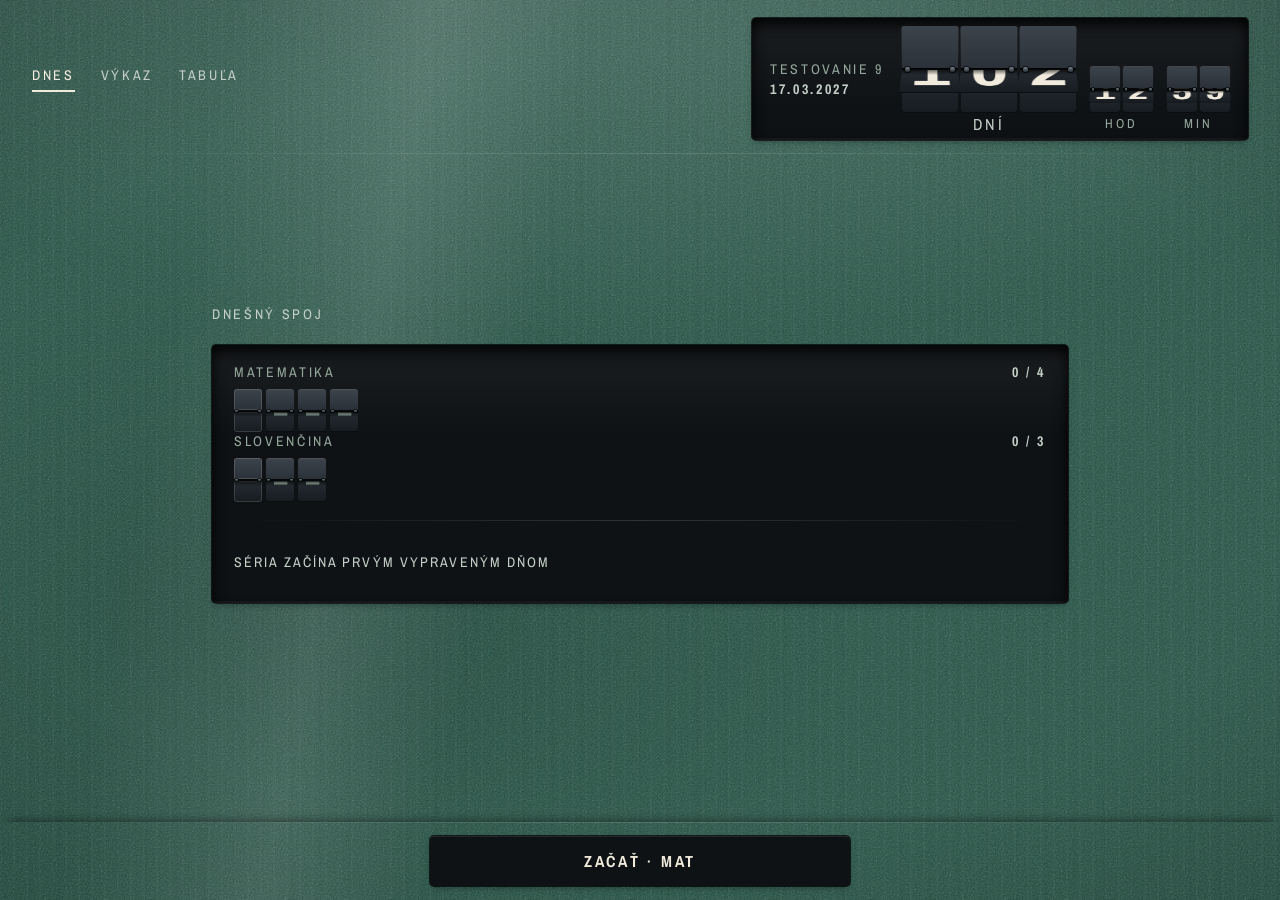
<file: index.html>
<!doctype html>
<html lang="sk">
<head>
<meta charset="utf-8">
<meta name="viewport" content="width=device-width, initial-scale=1, viewport-fit=cover">
<title>Za tento čas ti začína Testovanie 9</title>
<meta name="description" content="Odpočet do Testovania 9 na dni, hodiny, minúty, sekundy a stotiny.">
<meta name="theme-color" content="#2A5346">

<!-- Stránka sa šíri výhradne v osobných správach, nie cez vyhľadávanie - indexovanie
     jej nič nepridá a pri banke úloh z testov NIVAM je nežiaduce. robots.txt tu nie je
     riešenie: projektový repozitár ho servíruje na /OdpocetSkola/robots.txt a crawler
     číta len ten v koreni domény. Meta tag je jediná cesta, ktorú GitHub Pages dáva. -->
<meta name="robots" content="noindex">

<!-- Absolútne URL, počet dní a názov najbližšej zastávky v <title>, description,
     og:* a twitter:* prepisuje .github/workflows/og.yml pri každom pushi a každé
     3 h. Ručne tu netreba nič meniť - termíny sú v stops.js. -->
<meta property="og:type" content="website">
<meta property="og:locale" content="sk_SK">
<meta property="og:site_name" content="Odchodová tabuľa">
<meta property="og:title" content="Do Testovania 9 zostáva 108 dní">
<meta property="og:description" content="Klapková odchodová tabuľa. Odpočet beží na stotiny.">
<meta property="og:url" content="https://robkrzn.github.io/OdpocetSkola/">
<meta property="og:image" content="https://robkrzn.github.io/OdpocetSkola/og.jpg">
<meta property="og:image:type" content="image/jpeg">
<meta property="og:image:width" content="1200">
<meta property="og:image:height" content="630">
<meta property="og:image:alt" content="Klapková odchodová tabuľa s odpočtom do Testovania 9.">
<meta name="twitter:card" content="summary_large_image">
<meta name="twitter:title" content="Do Testovania 9 zostáva 108 dní">
<meta name="twitter:description" content="Klapková odchodová tabuľa. Odpočet beží na stotiny.">
<meta name="twitter:image" content="https://robkrzn.github.io/OdpocetSkola/og.jpg">

<link rel="icon" href="data:image/svg+xml,%3Csvg xmlns='http://www.w3.org/2000/svg' viewBox='0 0 32 32'%3E%3Crect width='32' height='32' rx='5' fill='%232A5346'/%3E%3Crect x='6' y='5' width='20' height='10.4' rx='1.5' fill='%233C434A'/%3E%3Crect x='6' y='16.6' width='20' height='10.4' rx='1.5' fill='%23262C32'/%3E%3C/svg%3E">
<link rel="preload" href="fonts/archivo-narrow-latin-ext.woff2" as="font" type="font/woff2" crossorigin>
<link rel="stylesheet" href="style.css">
</head>
<body class="view-dnes">
<!--
THESIS: Odpočet ako cestovný poriadok, nie ako hodiny. Leto je odchod, školský rok je príchod o 8:00, ktorý sa nedá zmeškať. Odmieta vycentrovaný neónový blok číslic na čiernej ploche.
OWN-WORLD: Klapková tabuľa Pragotron na smaltovanej stene. Inštitucionálna zelená drží stenu, tmavé čelo tabule je do nej vsadené, kostné znaky na klapkách, signálna červená len pre odídený spoj. Archivo Narrow, verzálky, pevné znakové bunky.
STORY: Príde ti link, dve sekundy pozeráš, ako stotinový bubon panikári, a pošleš to ďalej. Zajtra sa vrátiš, lebo ťa čaká dnešná päťka.
FIRST VIEWPORT: v1 tabuľová plocha (#/tabula) je celá obrazovka steny s tabuľou vsadenou doprostred. Hra zmenší odpočet do prišpendleného pásu a hlavnou plochou je jedna otázka.
FORM: Odchodová tabuľa; kandidát 1 môjho zoradeného zoznamu, karta MY PICK, vybraná používateľom proti pridelenej šestke; seed 76d990bb.
FINISH: unreviewed and undocumented is unfinished; this build ends with the finish review, the verdict, and DESIGN.md
-->

<!-- === chróm hry: prišpendlený pás. Na #/uloha nesie jeden signage riadok
     odpočtu a pás postupu, inde rohovú tabuľu. === -->
<header class="app-head" id="appHead">
  <div class="head-row">
    <nav class="tabs" aria-label="Pohľady">
      <a href="#/dnes" data-view="dnes">Dnes</a>
      <a href="#/vykaz" data-view="vykaz">Výkaz</a>
      <a href="#/tabula" data-view="tabula">Tabuľa</a>
    </nav>
    <a class="countline" href="#/tabula" id="countline">
      <span id="countlineK">Testovanie 9</span><span aria-hidden="true">·</span><b id="countlineV">—</b>
    </a>
  </div>

  <a class="corner" href="#/tabula" id="corner" aria-label="Odpočet — prejsť na celú tabuľu">
    <span class="corner__rail">
      <span class="corner__k" id="cornerK">Testovanie 9</span>
      <span class="corner__v" id="cornerV">—</span>
    </span>
    <div class="clock" aria-hidden="true">
      <div class="unit unit--lead"><div class="cells" id="cDay"></div><span class="cap" id="cCapDay">dní</span></div>
      <div class="unit"><div class="cells" id="cHrs"></div><span class="cap">hod</span></div>
      <div class="unit"><div class="cells" id="cMin"></div><span class="cap">min</span></div>
    </div>
    <span class="sr" id="cornerSr"></span>
  </a>

  <ol class="progress-strip" id="strip" aria-hidden="true"></ol>
  <p class="sr" id="stripSr"></p>
</header>

<main class="screen" id="screen" aria-live="polite"></main>

<div class="thumb-bar" id="thumbBar" hidden>
  <button class="btn" type="button" id="cta"></button>
</div>

<!-- === tabuľová plocha: v1 zážitok, #/tabula a ?og=1. Bez zmeny. === -->
<div class="wall">
  <div class="board" id="board">
    <span class="screw screw--tl"></span>
    <span class="screw screw--tr"></span>
    <span class="screw screw--bl"></span>
    <span class="screw screw--br"></span>

    <div class="rail">
      <span class="rail__k">Najbližší odchod</span>
      <span class="rail__v" id="departAt">01.09.2026 · 07:50</span>
    </div>

    <div class="dest" aria-hidden="true">
      <div class="flapline" id="dest0"></div>
      <div class="flapline" id="dest1"></div>
    </div>
    <p class="sr" id="destSr"></p>

    <div class="rule"></div>

    <div class="clock" aria-hidden="true">
      <div class="unit unit--lead">
        <div class="cells" id="uDay"></div>
        <span class="cap" id="capDay">dní</span>
      </div>
      <div class="unit">
        <div class="cells" id="uHrs"></div>
        <span class="cap">hod</span>
      </div>
      <div class="unit">
        <div class="cells" id="uMin"></div>
        <span class="cap">min</span>
      </div>
      <div class="unit">
        <div class="cells" id="uSec"></div>
        <span class="cap">sek</span>
      </div>
      <div class="unit">
        <div class="cells" id="uFrc"></div>
        <span class="cap">stotín</span>
      </div>
    </div>
    <p class="sr" id="clockSr">Odpočet sa načítava.</p>

    <div class="rule"></div>

    <p class="gone"><span class="gone__x"></span><span id="goneText">Prázdniny 2026 · odišlo 01.07.</span></p>
  </div>

  <!-- Veta je na samotnej stranke skryta - ciel a cislo ju povedia samy.
       Zostava len v ramci nahladu linku (?og=1), kde je tabula mala,
       cislice rozmazane a nikto este neklikol. -->
  <p class="line" id="line">za tento čas ti začína školský rok</p>
</div>
<!-- Výkrik zo steny - jeden element, text a pozíciu mu dá klik. -->
<p class="shout" id="shout" aria-hidden="true"></p>
<script src="stops.js"></script>
<script src="pick.js"></script>
<script src="store.js"></script>
<script src="main.js"></script>
<script src="quiz.js"></script>
</body>
</html>
</file>
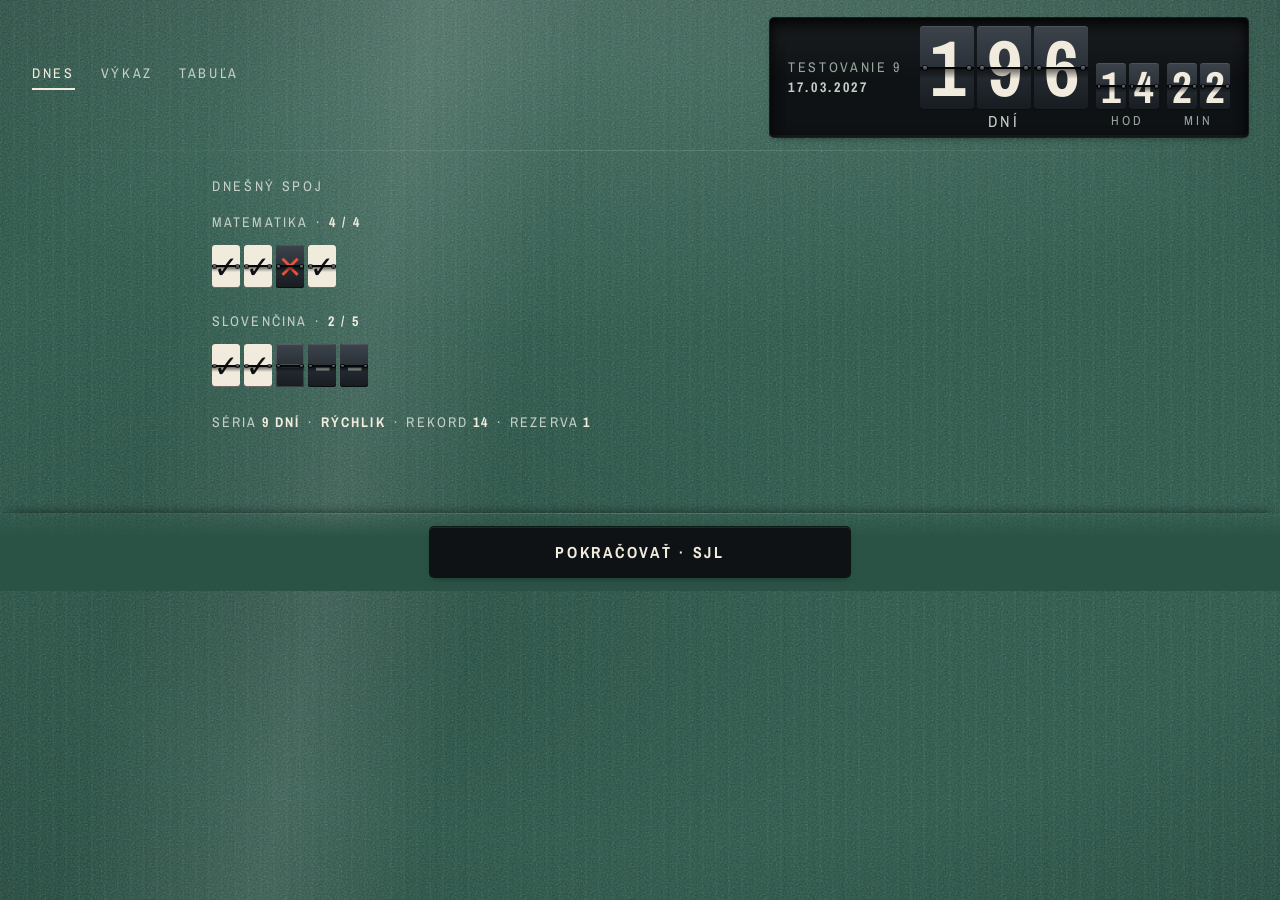
<file: .impeccable/review/dnes.html>
<!doctype html>
<html lang="sk">
<head>
<meta charset="utf-8">
<meta name="viewport" content="width=device-width, initial-scale=1, viewport-fit=cover">
<title>Komp — Dnes</title>
<link rel="preload" href="../../fonts/archivo-narrow-latin-ext.woff2" as="font" type="font/woff2" crossorigin>
<link rel="stylesheet" href="../../style.css">
<link rel="stylesheet" href="comp.css">
</head>
<body>
<header class="app-head">
  <nav class="tabs" aria-label="Pohľady">
    <a href="dnes.html" aria-current="page">Dnes</a>
    <a href="vykaz.html">Výkaz</a>
    <a href="#">Tabuľa</a>
  </nav>
  <a class="corner" href="#" aria-label="Odpočet do Testovania 9 — prejsť na celú tabuľu">
    <span class="corner__rail">
      <span class="corner__k">Testovanie 9</span>
      <span class="corner__v">17.03.2027</span>
    </span>
    <div class="clock" aria-hidden="true">
      <div class="unit unit--lead"><div class="cells"><div class="flap"><div class="fh fh--t"><i>1</i></div><div class="fh fh--b"><i>1</i></div></div><div class="flap"><div class="fh fh--t"><i>9</i></div><div class="fh fh--b"><i>9</i></div></div><div class="flap"><div class="fh fh--t"><i>6</i></div><div class="fh fh--b"><i>6</i></div></div></div><span class="cap">dní</span></div>
      <div class="unit"><div class="cells"><div class="flap"><div class="fh fh--t"><i>1</i></div><div class="fh fh--b"><i>1</i></div></div><div class="flap"><div class="fh fh--t"><i>4</i></div><div class="fh fh--b"><i>4</i></div></div></div><span class="cap">hod</span></div>
      <div class="unit"><div class="cells"><div class="flap"><div class="fh fh--t"><i>2</i></div><div class="fh fh--b"><i>2</i></div></div><div class="flap"><div class="fh fh--t"><i>2</i></div><div class="fh fh--b"><i>2</i></div></div></div><span class="cap">min</span></div>
    </div>
    <p class="sr">Do Testovania 9 zostáva 196 dní, 14 hodín, 22 minút.</p>
  </a>
</header>

<main class="screen">
  <p class="section-cap">Dnešný spoj</p>

  <div class="report-head">
    <div class="report-line" style="margin-bottom:4px">Matematika <span aria-hidden="true">·</span> <strong>4 / 4</strong></div>
    <ol class="progress-strip" aria-hidden="true">
      <li class="flap pip--ok"><div class="fh fh--t"><i>✓</i></div><div class="fh fh--b"><i>✓</i></div></li>
      <li class="flap pip--ok"><div class="fh fh--t"><i>✓</i></div><div class="fh fh--b"><i>✓</i></div></li>
      <li class="flap pip--miss"><div class="fh fh--t"><i>✕</i></div><div class="fh fh--b"><i>✕</i></div></li>
      <li class="flap pip--ok"><div class="fh fh--t"><i>✓</i></div><div class="fh fh--b"><i>✓</i></div></li>
    </ol>
    <p class="sr">Matematika: 4 zo 4 vypravených, 3 správne, 1 zmeškaná.</p>
  </div>

  <div class="report-head" style="margin-top:24px">
    <div class="report-line" style="margin-bottom:4px">Slovenčina <span aria-hidden="true">·</span> <strong>2 / 5</strong></div>
    <ol class="progress-strip" aria-hidden="true">
      <li class="flap pip--ok"><div class="fh fh--t"><i>✓</i></div><div class="fh fh--b"><i>✓</i></div></li>
      <li class="flap pip--ok"><div class="fh fh--t"><i>✓</i></div><div class="fh fh--b"><i>✓</i></div></li>
      <li class="flap pip--current"><div class="fh fh--t"><i>&nbsp;</i></div><div class="fh fh--b"><i>&nbsp;</i></div></li>
      <li class="flap pip--empty"><div class="fh fh--t"><i>–</i></div><div class="fh fh--b"><i>–</i></div></li>
      <li class="flap pip--empty"><div class="fh fh--t"><i>–</i></div><div class="fh fh--b"><i>–</i></div></li>
    </ol>
    <p class="sr">Slovenčina: 2 z 5 vypravených, obe správne. Rozohraná úloha 3.</p>
  </div>

  <p class="report-line" style="margin-top:26px"><span>Séria <strong>9 dní</strong></span><span><strong>Rýchlik</strong></span><span>Rekord <strong>14</strong></span><span>Rezerva <strong>1</strong></span></p>
</main>

<div class="thumb-bar">
  <button class="btn" type="button">Pokračovať · SJL</button>
</div>
</body>
</html>
</file>
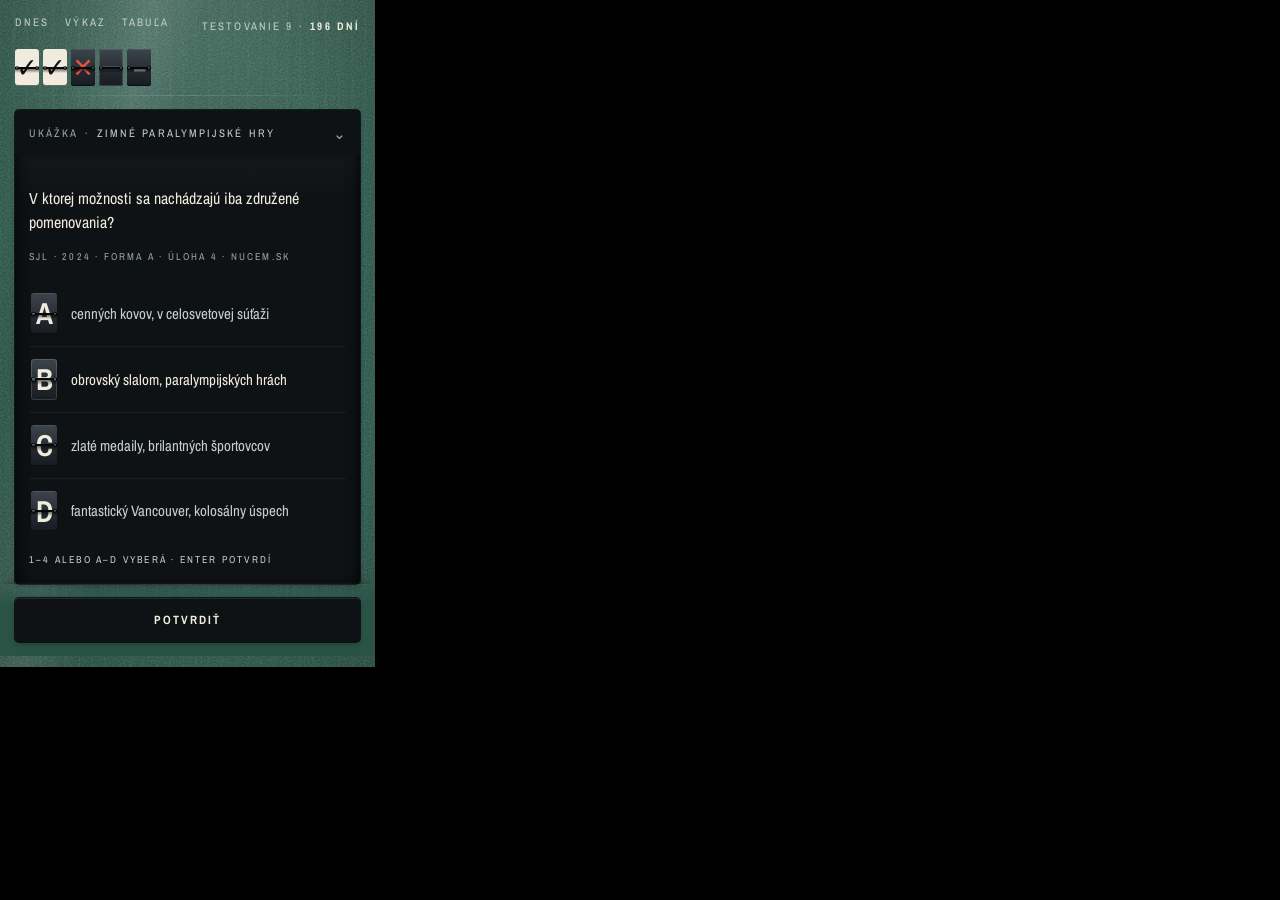
<file: .impeccable/review/frame.html>
<!doctype html><meta charset="utf-8"><title>frame</title>
<!-- Screenshot harness. Chrome na Windows nevie okno uzsie ako 500px, takze
     --window-size=375,667 renderuje na 500 a vysledok len OREZE — mobilny
     screenshot je potom lozny. Iframe ma vlastny viewport, takze vw/dvh/sticky
     vnutri neho su naozaj 375x667. Screenshot ramu pri --window-size=375,667
     je presne ten iframe.
     chrome --headless=old --hide-scrollbars --window-size=375,667
       --screenshot=out.png ".../review/frame.html?p=uloha.html&w=375&h=667" -->
<style>html,body{margin:0;padding:0;background:#000;overflow:hidden}iframe{display:block;border:0}</style>
<iframe id="f"></iframe>
<script>
const q=new URLSearchParams(location.search);
const f=document.getElementById('f');
f.style.width=(q.get('w')||375)+'px';
f.style.height=(q.get('h')||667)+'px';
f.src=q.get('p')||'uloha.html';
</script>
</file>
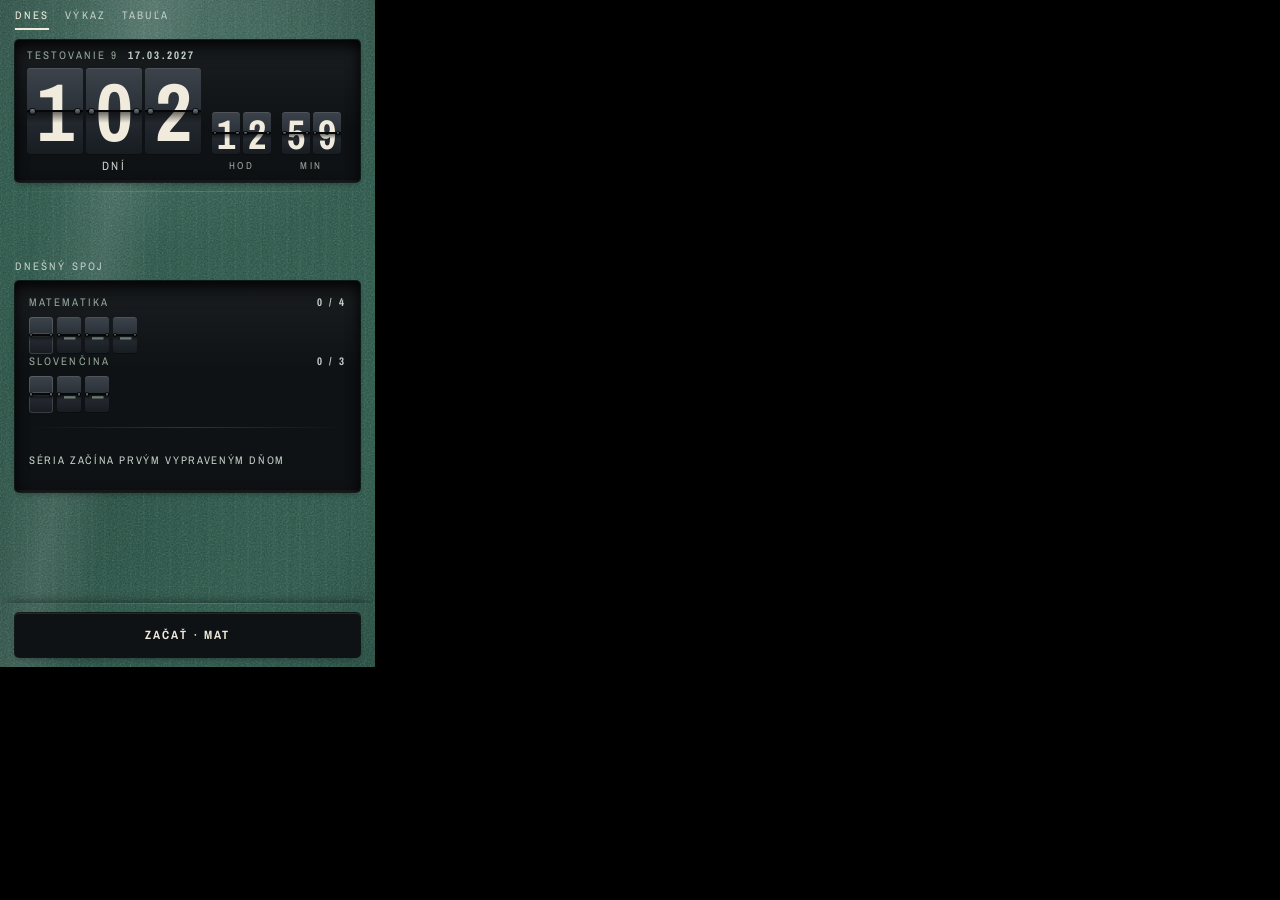
<file: .impeccable/review/live.html>
<!doctype html><meta charset="utf-8"><title>live</title>
<!-- Zivy screenshot harness pre F5b. Nie staticky komp: iframe ukazuje SKUTOCNU
     index.html so vsetkym CSS a JS. Chrome na Windows nevie okno uzsie ako
     500px, iframe ma vlastny viewport, takze vw/dvh/sticky vnutri su naozaj
     375x667 (rovnaky trik ako frame.html).

     chrome --headless=old --hide-scrollbars --window-size=375,667
       --virtual-time-budget=9000 --screenshot=out.png
       "http://localhost:8765/.impeccable/review/live.html?v=dnes&s=fresh&w=375&h=667"

     v = dnes|uloha|vysledok|vykaz|tabula   s = fresh|played   d = answer-all -->
<style>html,body{margin:0;padding:0;background:#000;overflow:hidden}iframe{display:block;border:0}</style>
<iframe id="f"></iframe>
<script>
const q = new URLSearchParams(location.search);
const W = +(q.get('w') || 375), H = +(q.get('h') || 667);
const view = q.get('v') || 'dnes';
const preset = q.get('s') || 'fresh';
const KEY = 'odpocet.v1';

const iso = (n) => { const d = new Date(); d.setUTCHours(12,0,0,0); d.setUTCDate(d.getUTCDate() - n); return d.toISOString().slice(0,10); };

// Stav sa seeduje PRED nacitanim iframu - je to ta ista origin, takze
// localStorage je zdielany.
function seed() {
  if (preset === 'fresh') { localStorage.removeItem(KEY); return; }
  const days = {};
  // devatdnova seria (vikendy prazdne su v poriadku - streakState ich nepocita)
  for (let n = 1; n <= 11; n++) {
    const d = iso(n);
    days[d] = { mat: { ids: ['a','b','c','d','e'], ok: 4 }, sjl: { ids: ['a','b','c','d','e'], ok: 3 } };
  }
  localStorage.setItem(KEY, JSON.stringify({
    v: 1, nick: '', created: Date.now(),
    totals: { mat: { seen: 55, ok: 40 }, sjl: { seen: 55, ok: 44 } },
    topics: {
      'mat:pytagorova-veta': { seen: 6, ok: 2 },
      'mat:percenta-pomer': { seen: 5, ok: 2 },
      'sjl:skladba': { seen: 7, ok: 4 },
      'mat:telesa': { seen: 4, ok: 3 },
      'sjl:pravopis': { seen: 9, ok: 7 }
    },
    review: {}, days: days, current: null
  }));
}

const until = (fn, ms = 8000) => new Promise((res, rej) => {
  const t0 = Date.now();
  (function tick() {
    let v; try { v = fn(); } catch (e) { v = null; }
    if (v) return res(v);
    if (Date.now() - t0 > ms) return rej(new Error('timeout'));
    requestAnimationFrame(tick);
  })();
});

async function answerAll(doc) {
  for (let n = 0; n < 12; n++) {
    await until(() => doc.querySelector('.option-row') || doc.getElementById('ans'));
    const rows = doc.querySelectorAll('.option-row');
    if (rows.length) rows[0].click();
    else doc.getElementById('ans').value = '12';
    const cta = doc.getElementById('cta');
    cta.click();                                   // potvrdit
    await until(() => doc.getElementById('cta').textContent !== 'Potvrdiť');
    const last = doc.getElementById('cta').textContent === 'Výsledok';
    doc.getElementById('cta').click();             // dalej / vysledok
    if (last) return;
    await until(() => doc.querySelector('.option-row') || doc.getElementById('ans'));
  }
}

seed();
const f = document.getElementById('f');
f.style.width = W + 'px';
f.style.height = H + 'px';
// #/vysledok sa neda otvorit hashom (resultSub je len v pamati) - dojde sa tam
// odohranim sady.
f.src = '../../index.html#/' + (q.get('d') === 'answer-all' ? 'uloha' : view);
f.onload = async () => {
  const doc = f.contentDocument;
  try {
    if (q.get('d') === 'answer-all') {
      await answerAll(doc);
      await until(() => f.contentWindow.location.hash === '#/vysledok');
    }
    await until(() => doc.querySelector('.screen').children.length > 0 || view === 'tabula');
  } catch (e) { document.title = 'err ' + e.message; }
  // dve snimky navyse, aby dobehli klapkove animacie a syncHead()
  requestAnimationFrame(() => requestAnimationFrame(() => setTimeout(() => {
    if (!document.title.startsWith('err')) document.title = 'done';
  }, 400)));
};
</script>
</file>
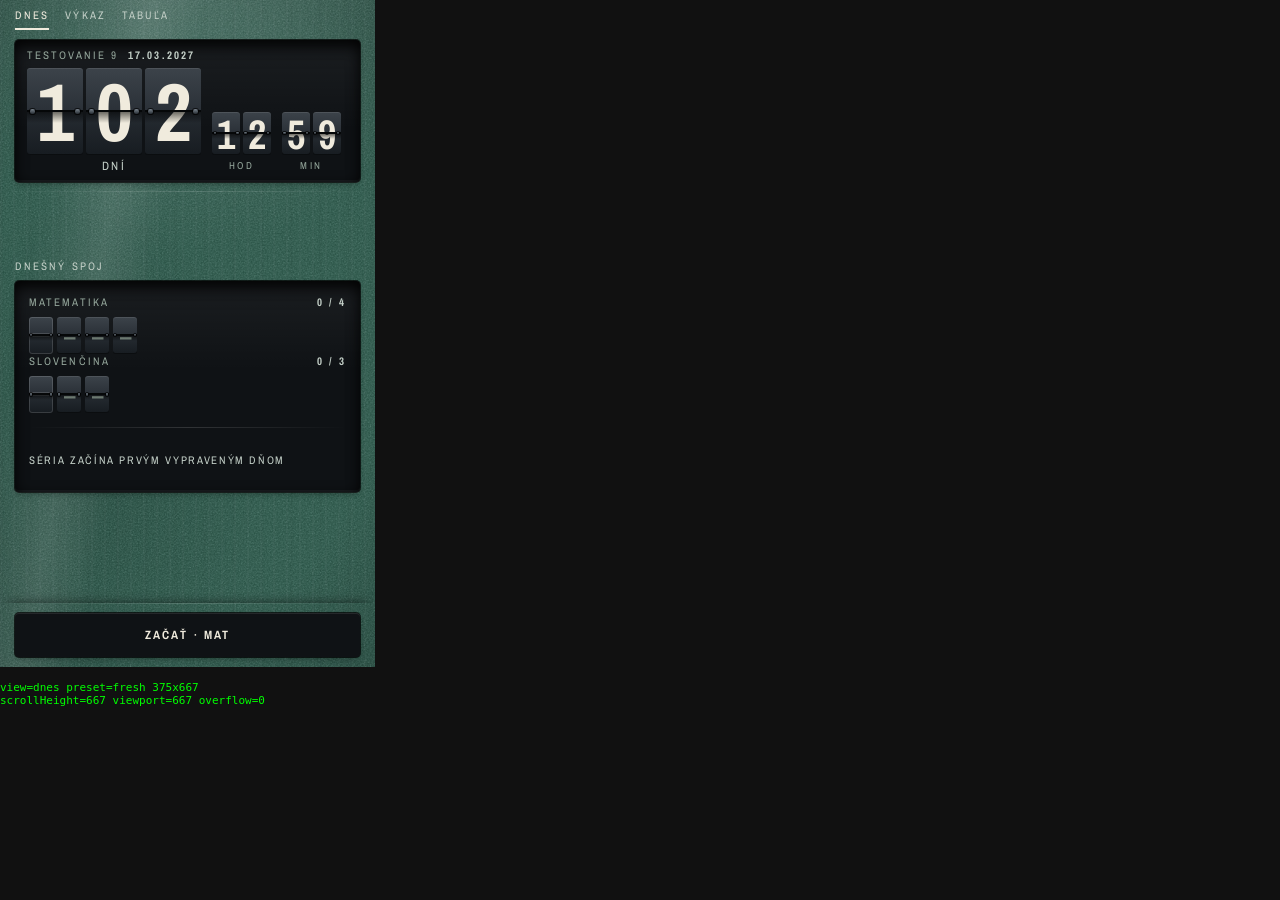
<file: .impeccable/review/measure-live.html>
<!doctype html><meta charset="utf-8"><title>m</title>
<!-- Merac nad ZIVOU index.html. Ten isty iframe a ten isty seed ako live.html,
     len namiesto snimky vypise scrollHeight a rect vybranych selektorov.
     chrome --headless=old --dump-dom "...measure-live.html?v=dnes&s=fresh&sel=.corner|.btn" -->
<body style="margin:0;background:#111;color:#0f0;font:11px monospace">
<iframe id="f" style="border:0"></iframe>
<pre id="out">…</pre>
<script>
const q = new URLSearchParams(location.search);
const W = +(q.get('w') || 375), H = +(q.get('h') || 667);
const view = q.get('v') || 'dnes', preset = q.get('s') || 'fresh';
const KEY = 'odpocet.v1';
const iso = (n) => { const d = new Date(); d.setUTCHours(12,0,0,0); d.setUTCDate(d.getUTCDate() - n); return d.toISOString().slice(0,10); };
function seed() {
  if (preset === 'fresh') { localStorage.removeItem(KEY); return; }
  const days = {};
  for (let n = 1; n <= 11; n++) days[iso(n)] = { mat:{ids:['a','b','c','d','e'],ok:4}, sjl:{ids:['a','b','c','d','e'],ok:3} };
  localStorage.setItem(KEY, JSON.stringify({ v:1, nick:'', created:Date.now(),
    totals:{mat:{seen:55,ok:40},sjl:{seen:55,ok:44}},
    topics:{'mat:pytagorova-veta':{seen:6,ok:2},'mat:percenta-pomer':{seen:5,ok:2},'sjl:skladba':{seen:7,ok:4},'mat:telesa':{seen:4,ok:3},'sjl:pravopis':{seen:9,ok:7}},
    review:{}, days:days, current:null }));
}
const until = (fn, ms=8000) => new Promise((res,rej)=>{const t0=Date.now();(function t(){let v;try{v=fn()}catch(e){v=null}
  if(v) return res(v); if(Date.now()-t0>ms) return rej(new Error('timeout')); requestAnimationFrame(t)})()});
async function answerAll(doc){
  for(let n=0;n<12;n++){
    await until(()=>doc.querySelector('.option-row')||doc.getElementById('ans'));
    const rows=doc.querySelectorAll('.option-row');
    if(rows.length) rows[0].click(); else doc.getElementById('ans').value='12';
    doc.getElementById('cta').click();
    await until(()=>doc.getElementById('cta').textContent!=='Potvrdiť');
    const last=doc.getElementById('cta').textContent==='Výsledok';
    doc.getElementById('cta').click();
    if(last) return;
    await until(()=>doc.querySelector('.option-row')||doc.getElementById('ans'));
  }
}
seed();
const f = document.getElementById('f');
f.style.width = W+'px'; f.style.height = H+'px';
f.src = '../../index.html#/' + (q.get('d')==='answer-all' ? 'uloha' : view);
f.onload = async () => {
  const d = f.contentDocument, w = f.contentWindow, L = [];
  try {
    if (q.get('d')==='answer-all') { await answerAll(d); await until(()=>w.location.hash==='#/vysledok'); }
    await until(()=>d.querySelector('.screen').children.length>0 || view==='tabula');
  } catch(e){ L.push('DRIVE '+e.message); }
  await new Promise(r=>setTimeout(r,400));
  L.push('view='+view+' preset='+preset+' '+W+'x'+H);
  L.push('scrollHeight='+d.documentElement.scrollHeight+' viewport='+w.innerHeight+
         ' overflow='+(d.documentElement.scrollHeight-w.innerHeight));
  for (const s of (q.get('sel')||'').split('|').filter(Boolean)) {
    const els = d.querySelectorAll(s);
    if (!els.length) { L.push(s+' — ziadny'); continue; }
    els.forEach((el,i)=>{ const r=el.getBoundingClientRect(); const cs=w.getComputedStyle(el);
      L.push(s+'['+i+'] top='+r.top.toFixed(1)+' bottom='+r.bottom.toFixed(1)+' h='+r.height.toFixed(1)+
             ' w='+r.width.toFixed(1)+' bg='+cs.backgroundColor); });
  }
  document.getElementById('out').textContent = L.join('\n');
  document.title = 'done';
};
</script>
</file>
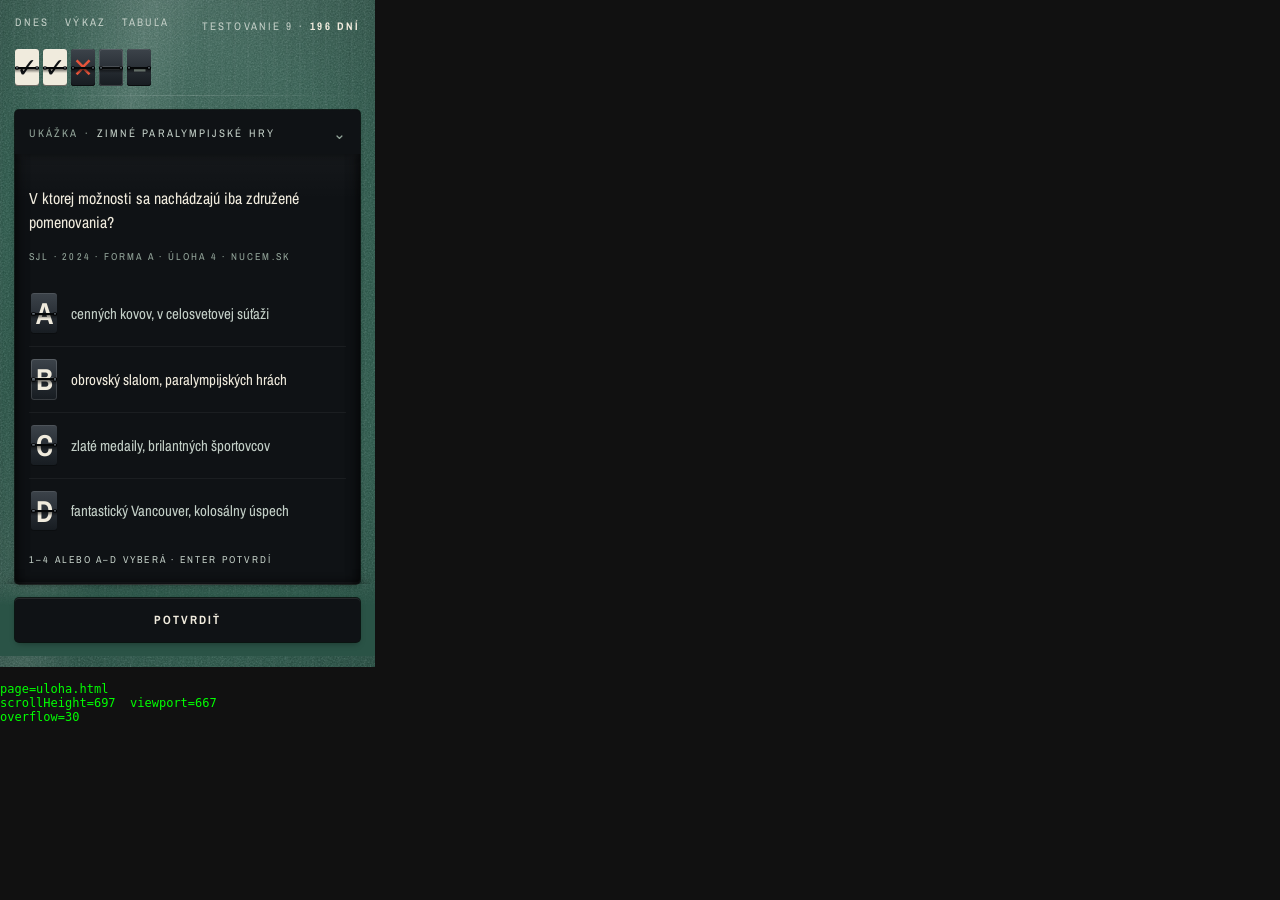
<file: .impeccable/review/measure.html>
<!doctype html><meta charset="utf-8"><title>m</title>
<!-- Merac. Ten isty iframe ako frame.html, ale namiesto screenshotu vypise
     scrollHeight a getBoundingClientRect vybranych selektorov. Cita sa cez
     chrome --headless=old --dump-dom ".../measure.html?p=uloha.html&s=.option-row|.thumb-bar" -->
<body style="margin:0;background:#111;color:#0f0;font:12px monospace">
<iframe id="f" style="width:375px;height:667px;border:0" src=""></iframe>
<pre id="out">…</pre>
<script>
const q = new URLSearchParams(location.search);
const page = q.get('p') || 'uloha.html';
const sel  = (q.get('s') || '').split('|').filter(Boolean);
const f = document.getElementById('f');
f.src = page;
f.onload = () => {
  const d = f.contentDocument, w = f.contentWindow;
  const L = [];
  L.push('page=' + page);
  L.push('scrollHeight=' + d.documentElement.scrollHeight + '  viewport=' + w.innerHeight);
  L.push('overflow=' + (d.documentElement.scrollHeight - w.innerHeight));
  for (const s of sel) {
    d.querySelectorAll(s).forEach((el, i) => {
      const r = el.getBoundingClientRect();
      L.push(s + '[' + i + '] top=' + r.top.toFixed(1) + ' bottom=' + r.bottom.toFixed(1) +
             ' h=' + r.height.toFixed(1) + ' w=' + r.width.toFixed(1) +
             ' scrollW=' + el.scrollWidth + ' clientW=' + el.clientWidth);
    });
  }
  document.getElementById('out').textContent = L.join('\n');
  document.title = 'done';
};
</script>
</file>
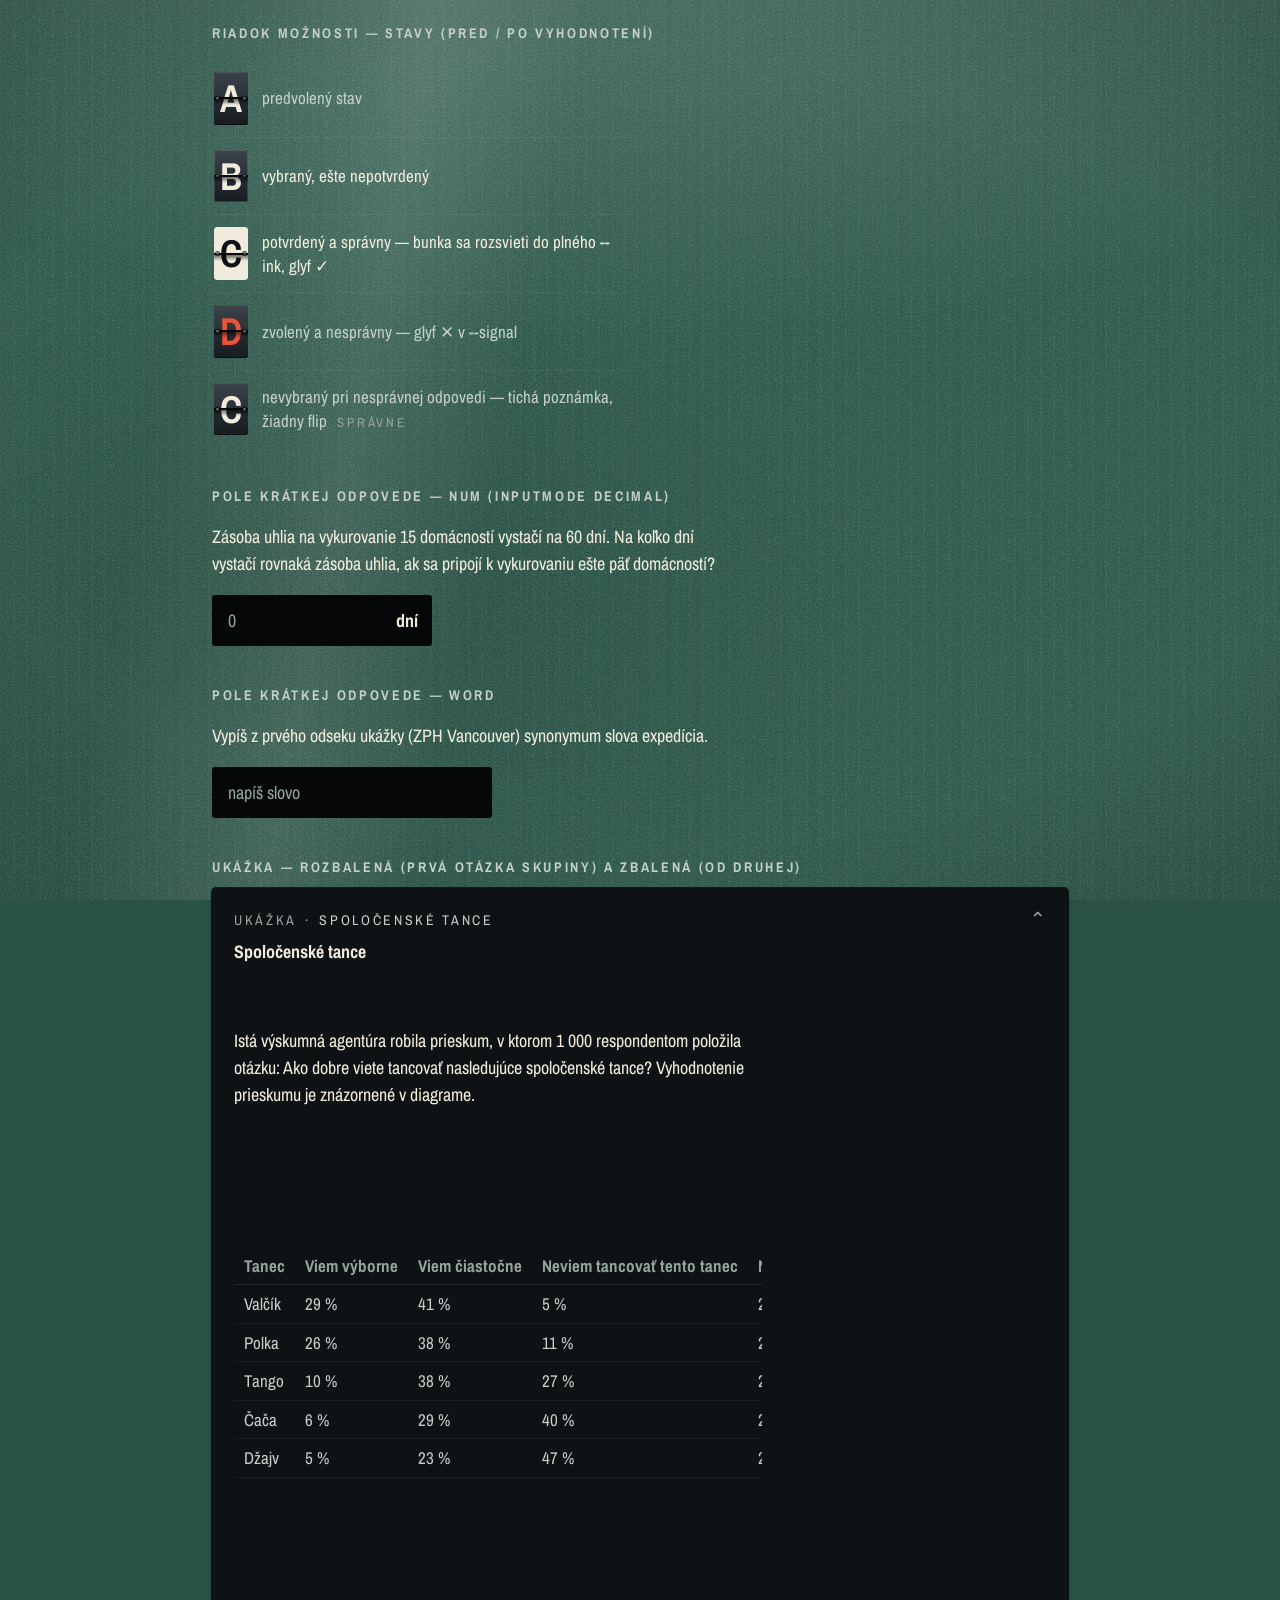
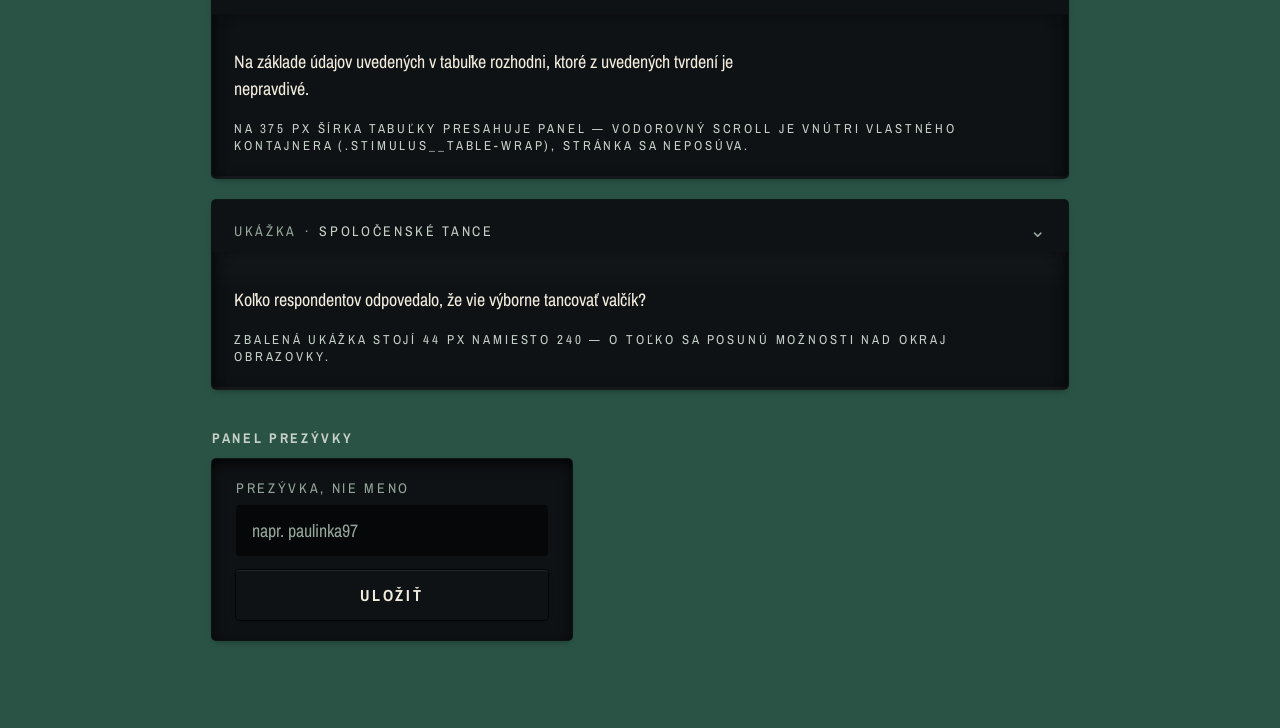
<file: .impeccable/review/states.html>
<!doctype html>
<html lang="sk">
<head>
<meta charset="utf-8">
<meta name="viewport" content="width=device-width, initial-scale=1, viewport-fit=cover">
<title>Komp — stavy komponentov</title>
<link rel="preload" href="../../fonts/archivo-narrow-latin-ext.woff2" as="font" type="font/woff2" crossorigin>
<link rel="stylesheet" href="../../style.css">
<link rel="stylesheet" href="comp.css">
</head>
<body>
<main class="screen" style="padding-top:24px">

  <section class="demo-frame">
    <h2>Riadok možnosti — stavy (pred / po vyhodnotení)</h2>
    <ul class="options" style="max-width:420px">
      <li><button class="option-row" type="button"><span class="flap"><div class="fh fh--t"><i>A</i></div><div class="fh fh--b"><i>A</i></div></span><span class="role-option">predvolený stav</span></button></li>
      <li><button class="option-row option-row--selected" type="button"><span class="flap"><div class="fh fh--t"><i>B</i></div><div class="fh fh--b"><i>B</i></div></span><span class="role-option">vybraný, ešte nepotvrdený</span></button></li>
      <li><button class="option-row option-row--correct" type="button"><span class="flap"><div class="fh fh--t"><i>C</i></div><div class="fh fh--b"><i>C</i></div></span><span class="role-option">potvrdený a správny — bunka sa rozsvieti do plného --ink, glyf ✓</span></button></li>
      <li><button class="option-row option-row--wrong" type="button"><span class="flap"><div class="fh fh--t"><i>D</i></div><div class="fh fh--b"><i>D</i></div></span><span class="role-option">zvolený a nesprávny — glyf ✕ v --signal</span></button></li>
      <li><button class="option-row option-row--reveal" type="button"><span class="flap"><div class="fh fh--t"><i>C</i></div><div class="fh fh--b"><i>C</i></div></span><span class="role-option">nevybraný pri nesprávnej odpovedi — tichá poznámka, žiadny flip</span></button></li>
    </ul>
  </section>

  <section class="demo-frame">
    <h2>Pole krátkej odpovede — num (inputmode decimal)</h2>
    <p class="role-body" style="max-width:66ch">Zásoba uhlia na vykurovanie 15 domácností vystačí na 60 dní. Na koľko dní vystačí rovnaká zásoba uhlia, ak sa pripojí k vykurovaniu ešte päť domácností?</p>
    <div class="answer-field" style="max-width:220px">
      <input type="text" inputmode="decimal" placeholder="0" aria-label="Odpoveď v dňoch">
      <span class="role-answer" aria-hidden="true">dní</span>
    </div>
  </section>

  <section class="demo-frame">
    <h2>Pole krátkej odpovede — word</h2>
    <p class="role-body" style="max-width:66ch">Vypíš z prvého odseku ukážky (ZPH Vancouver) synonymum slova expedícia.</p>
    <div class="answer-field" style="max-width:280px">
      <input type="text" placeholder="napíš slovo" aria-label="Odpoveď — jedno slovo">
    </div>
  </section>

  <section class="demo-frame">
    <h2>Ukážka — rozbalená (prvá otázka skupiny) a zbalená (od druhej)</h2>
    <article class="task-panel" style="margin-top:0">
      <details class="stimulus stimulus--static" open>
        <summary class="stimulus__label">Ukážka <span aria-hidden="true">·</span> <em>Spoločenské tance</em></summary>
        <div class="stimulus__scroll">
        <p class="role-body stimulus__heading">Spoločenské tance</p>
        <div class="stimulus__body role-body">
          <p>Istá výskumná agentúra robila prieskum, v ktorom 1 000 respondentom položila otázku: Ako dobre viete tancovať nasledujúce spoločenské tance? Vyhodnotenie prieskumu je znázornené v diagrame.</p>
          <div class="stimulus__table-wrap">
          <table>
            <tr><th>Tanec</th><th>Viem výborne</th><th>Viem čiastočne</th><th>Neviem tancovať tento tanec</th><th>Neviem vôbec tancovať</th></tr>
            <tr><td>Valčík</td><td>29 %</td><td>41 %</td><td>5 %</td><td>25 %</td></tr>
            <tr><td>Polka</td><td>26 %</td><td>38 %</td><td>11 %</td><td>25 %</td></tr>
            <tr><td>Tango</td><td>10 %</td><td>38 %</td><td>27 %</td><td>25 %</td></tr>
            <tr><td>Čača</td><td>6 %</td><td>29 %</td><td>40 %</td><td>25 %</td></tr>
            <tr><td>Džajv</td><td>5 %</td><td>23 %</td><td>47 %</td><td>25 %</td></tr>
          </table>
          </div>
        </div>
        </div>
      </details>
      <div class="task-panel__body">
        <p class="role-body task-panel__prompt">Na základe údajov uvedených v tabuľke rozhodni, ktoré z uvedených tvrdení je nepravdivé.</p>
        <p class="hint">Na 375 px šírka tabuľky presahuje panel — vodorovný scroll je vnútri vlastného kontajnera (.stimulus__table-wrap), stránka sa neposúva.</p>
      </div>
    </article>

    <article class="task-panel">
      <details class="stimulus stimulus--static">
        <summary class="stimulus__label">Ukážka <span aria-hidden="true">·</span> <em>Spoločenské tance</em></summary>
        <div class="stimulus__scroll">
          <p class="role-body">Tá istá ukážka od druhej otázky skupiny: jeden riadok, tapnutím sa otvorí.</p>
        </div>
      </details>
      <div class="task-panel__body">
        <p class="role-body task-panel__prompt">Koľko respondentov odpovedalo, že vie výborne tancovať valčík?</p>
        <p class="hint">Zbalená ukážka stojí 44 px namiesto 240 — o toľko sa posunú možnosti nad okraj obrazovky.</p>
      </div>
    </article>
  </section>

  <section class="demo-frame">
    <h2>Panel prezývky</h2>
    <form class="nick-panel">
      <label for="nick">Prezývka, nie meno</label>
      <div class="answer-field"><input id="nick" type="text" placeholder="napr. paulinka97"></div>
      <button class="btn" type="button">Uložiť</button>
    </form>
  </section>

</main>
</body>
</html>
</file>
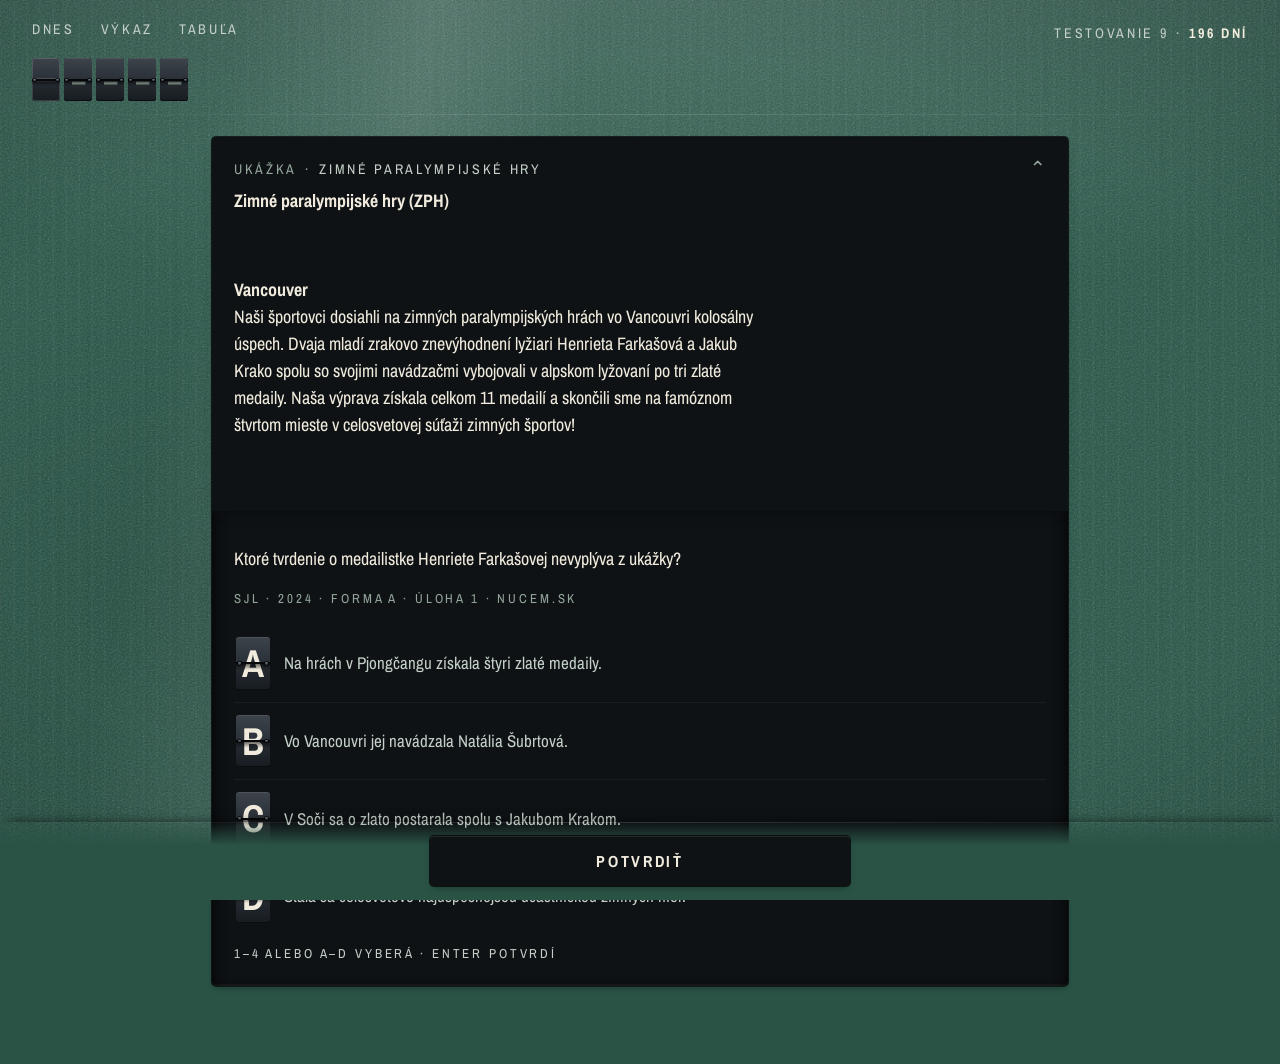
<file: .impeccable/review/uloha-prva.html>
<!doctype html>
<html lang="sk">
<head>
<meta charset="utf-8">
<meta name="viewport" content="width=device-width, initial-scale=1, viewport-fit=cover">
<title>Komp — Úloha (prvá v skupine, ukážka rozbalená)</title>
<link rel="preload" href="../../fonts/archivo-narrow-latin-ext.woff2" as="font" type="font/woff2" crossorigin>
<link rel="stylesheet" href="../../style.css">
<link rel="stylesheet" href="comp.css">
</head>
<body class="view-task">
<header class="app-head app-head--task">
  <div class="head-row">
    <nav class="tabs" aria-label="Pohľady">
      <a href="dnes.html">Dnes</a>
      <a href="vykaz.html">Výkaz</a>
      <a href="#">Tabuľa</a>
    </nav>
    <a class="countline" href="#" aria-label="Do Testovania 9 zostáva 196 dní — prejsť na celú tabuľu">
      <span>Testovanie 9</span><span aria-hidden="true">·</span><b>196 dní</b>
    </a>
  </div>
  <ol class="progress-strip" aria-hidden="true">
    <li class="flap pip--current"><div class="fh fh--t"><i>&nbsp;</i></div><div class="fh fh--b"><i>&nbsp;</i></div></li>
    <li class="flap pip--empty"><div class="fh fh--t"><i>–</i></div><div class="fh fh--b"><i>–</i></div></li>
    <li class="flap pip--empty"><div class="fh fh--t"><i>–</i></div><div class="fh fh--b"><i>–</i></div></li>
    <li class="flap pip--empty"><div class="fh fh--t"><i>–</i></div><div class="fh fh--b"><i>–</i></div></li>
    <li class="flap pip--empty"><div class="fh fh--t"><i>–</i></div><div class="fh fh--b"><i>–</i></div></li>
  </ol>
  <p class="sr">Úloha 1 z 5.</p>
</header>

<main class="screen">
  <article class="task-panel">
    <details class="stimulus" open>
      <summary class="stimulus__label">Ukážka <span aria-hidden="true">·</span> <em>Zimné paralympijské hry</em></summary>
      <div class="stimulus__scroll">
      <p class="role-body stimulus__heading">Zimné paralympijské hry (ZPH)</p>
      <div class="stimulus__body role-body">
        <p><strong>Vancouver</strong><br>Naši športovci dosiahli na zimných paralympijských hrách vo Vancouvri kolosálny úspech. Dvaja mladí zrakovo znevýhodnení lyžiari Henrieta Farkašová a Jakub Krako spolu so svojimi navádzačmi vybojovali v alpskom lyžovaní po tri zlaté medaily. Naša výprava získala celkom 11 medailí a skončili sme na famóznom štvrtom mieste v celosvetovej súťaži zimných športov!</p>
        <p><strong>Soči</strong><br>Slovensko nadviazalo na fantastický Vancouver a vybojovalo sedem cenných kovov. Za zmienku stojí aj rovnaký menoslov medailistov, o zlato sa opäť postarali zrakovo znevýhodnení športovci Henrieta Farkašová a Jakub Krako. Striebornou medailou prispel Miroslav Haraus, z telesne znevýhodnených zjazdárok získala bronz aj Petra Smaržová. Po prvý raz sme mali na zimných hrách zastúpenie v kolektívnom športe – curlingu na vozíku. Vďaka individuálnemu výkonu Mareka Hlavinu sme nechýbali ani pri premiére parasnoubordingu. V celkovej bilancii krajín sme skončili na šiestom mieste.</p>
        <p><strong>Pjongčang</strong><br>Kórejské svahy boli svedkom najlepšieho športového vystúpenia našich brilantných reprezentantov. Opäť boli medailovými ťahúňmi Henrieta Farkašová a Jakub Krako, svoj prvý zlatý kov si pripísal na konto aj ďalší zrakovo znevýhodnený zjazdár Miroslav Haraus. Získali sme 11 medailí, z toho 6 zlatých, ale práve 4 strieborné urobili z Pjongčangu najúspešnejšie ZPH. V paraalpskom lyžovaní sme v hodnotení krajín obsadili 1. miesto a Henrieta Farkašová sa stala celosvetovo najúspešnejšou účastníčkou zimných hier.</p>
        <p>Medailová bilancia ZPH Pjongčang v disciplínach alpského lyžovania: 11 (6 – 4 – 1)</p>
        <div class="stimulus__table-wrap">
        <table>
          <tr><th>Umiestnenie</th><th>Športovec a disciplíny</th></tr>
          <tr><td>Zlato</td><td>Henrieta Farkašová s navádzačkou Natáliou Šubrtovou: zjazd, superkombinácia, obrovský slalom, super-G</td></tr>
          <tr><td>Zlato</td><td>Jakub Krako s navádzačom Branislavom Brozmanom: super-G</td></tr>
          <tr><td>Zlato</td><td>Miroslav Haraus s navádzačom Marošom Hudíkom: superkombinácia</td></tr>
          <tr><td>Striebro</td><td>Jakub Krako s navádzačom Branislavom Brozmanom: zjazd, obrovský slalom, slalom</td></tr>
          <tr><td>Striebro</td><td>Henrieta Farkašová s navádzačkou Natáliou Šubrtovou: slalom</td></tr>
          <tr><td>Bronz</td><td>Miroslav Haraus s navádzačom Marošom Hudíkom: super-G</td></tr>
        </table>
        </div>
      </div>
      </div>
    </details>

    <div class="task-panel__body">
      <p class="role-body task-panel__prompt">Ktoré tvrdenie o medailistke Henriete Farkašovej nevyplýva z ukážky?</p>
      <a class="task-panel__source" href="https://www2.nucem.sk/dl/5875/ZAK23008_S_TZ-RT-SJL-fA_2020.pdf" target="_blank" rel="noopener">SJL · 2024 · forma A · úloha 1 · nucem.sk</a>

      <ul class="options">
        <li><button class="option-row" type="button"><span class="flap"><div class="fh fh--t"><i>A</i></div><div class="fh fh--b"><i>A</i></div></span><span class="role-option">Na hrách v Pjongčangu získala štyri zlaté medaily.</span></button></li>
        <li><button class="option-row" type="button"><span class="flap"><div class="fh fh--t"><i>B</i></div><div class="fh fh--b"><i>B</i></div></span><span class="role-option">Vo Vancouvri jej navádzala Natália Šubrtová.</span></button></li>
        <li><button class="option-row" type="button"><span class="flap"><div class="fh fh--t"><i>C</i></div><div class="fh fh--b"><i>C</i></div></span><span class="role-option">V Soči sa o zlato postarala spolu s Jakubom Krakom.</span></button></li>
        <li><button class="option-row" type="button"><span class="flap"><div class="fh fh--t"><i>D</i></div><div class="fh fh--b"><i>D</i></div></span><span class="role-option">Stala sa celosvetovo najúspešnejšou účastníčkou zimných hier.</span></button></li>
      </ul>
      <p class="hint">1–4 alebo A–D vyberá · Enter potvrdí</p>
    </div>
  </article>
</main>

<div class="thumb-bar">
  <button class="btn" type="button">Potvrdiť</button>
</div>
</body>
</html>
</file>
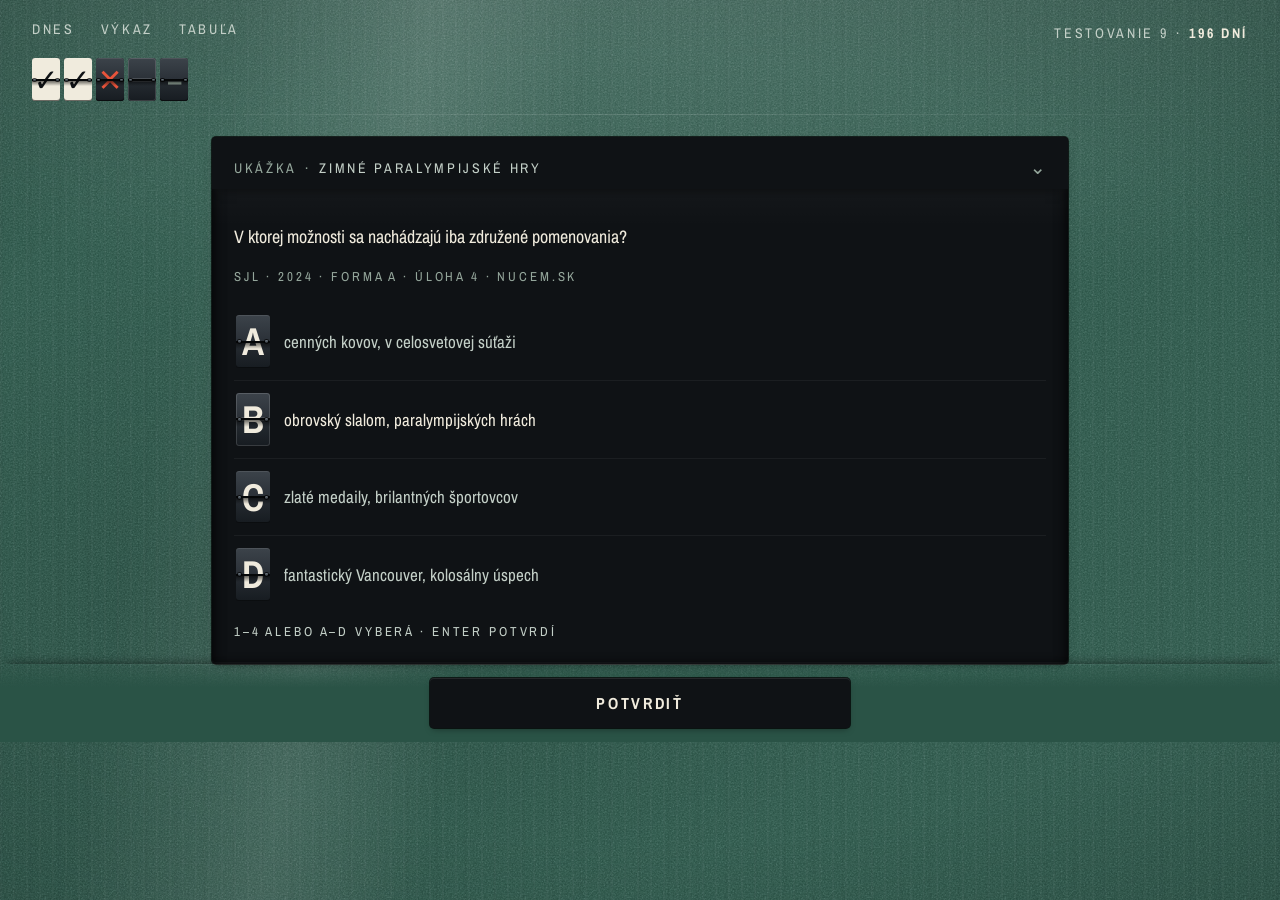
<file: .impeccable/review/uloha.html>
<!doctype html>
<html lang="sk">
<head>
<meta charset="utf-8">
<meta name="viewport" content="width=device-width, initial-scale=1, viewport-fit=cover">
<title>Komp — Úloha</title>
<link rel="preload" href="../../fonts/archivo-narrow-latin-ext.woff2" as="font" type="font/woff2" crossorigin>
<link rel="stylesheet" href="../../style.css">
<link rel="stylesheet" href="comp.css">
</head>
<body class="view-task">
<header class="app-head app-head--task">
  <div class="head-row">
    <nav class="tabs" aria-label="Pohľady">
      <a href="dnes.html">Dnes</a>
      <a href="vykaz.html">Výkaz</a>
      <a href="#">Tabuľa</a>
    </nav>
    <a class="countline" href="#" aria-label="Do Testovania 9 zostáva 196 dní — prejsť na celú tabuľu">
      <span>Testovanie 9</span><span aria-hidden="true">·</span><b>196 dní</b>
    </a>
  </div>
  <ol class="progress-strip" aria-hidden="true">
    <li class="flap pip--ok"><div class="fh fh--t"><i>✓</i></div><div class="fh fh--b"><i>✓</i></div></li>
    <li class="flap pip--ok"><div class="fh fh--t"><i>✓</i></div><div class="fh fh--b"><i>✓</i></div></li>
    <li class="flap pip--miss"><div class="fh fh--t"><i>✕</i></div><div class="fh fh--b"><i>✕</i></div></li>
    <li class="flap pip--current"><div class="fh fh--t"><i>&nbsp;</i></div><div class="fh fh--b"><i>&nbsp;</i></div></li>
    <li class="flap pip--empty"><div class="fh fh--t"><i>–</i></div><div class="fh fh--b"><i>–</i></div></li>
  </ol>
  <p class="sr">Úloha 4 z 5. Doteraz 2 správne, 1 zmeškaná.</p>
</header>

<main class="screen">
  <article class="task-panel">
    <details class="stimulus">
      <summary class="stimulus__label">Ukážka <span aria-hidden="true">·</span> <em>Zimné paralympijské hry</em></summary>
      <div class="stimulus__scroll">
      <p class="role-body stimulus__heading">Zimné paralympijské hry (ZPH)</p>
      <div class="stimulus__body role-body">
        <p><strong>Vancouver</strong><br>Naši športovci dosiahli na zimných paralympijských hrách vo Vancouvri kolosálny úspech. Dvaja mladí zrakovo znevýhodnení lyžiari Henrieta Farkašová a Jakub Krako spolu so svojimi navádzačmi vybojovali v alpskom lyžovaní po tri zlaté medaily. Naša výprava získala celkom 11 medailí a skončili sme na famóznom štvrtom mieste v celosvetovej súťaži zimných športov!</p>
        <p><strong>Soči</strong><br>Slovensko nadviazalo na fantastický Vancouver a vybojovalo sedem cenných kovov. Za zmienku stojí aj rovnaký menoslov medailistov, o zlato sa opäť postarali zrakovo znevýhodnení športovci Henrieta Farkašová a Jakub Krako. Striebornou medailou prispel Miroslav Haraus, z telesne znevýhodnených zjazdárok získala bronz aj Petra Smaržová. Po prvý raz sme mali na zimných hrách zastúpenie v kolektívnom športe – curlingu na vozíku. Vďaka individuálnemu výkonu Mareka Hlavinu sme nechýbali ani pri premiére parasnoubordingu. V celkovej bilancii krajín sme skončili na šiestom mieste.</p>
        <p><strong>Pjongčang</strong><br>Kórejské svahy boli svedkom najlepšieho športového vystúpenia našich brilantných reprezentantov. Opäť boli medailovými ťahúňmi Henrieta Farkašová a Jakub Krako, svoj prvý zlatý kov si pripísal na konto aj ďalší zrakovo znevýhodnený zjazdár Miroslav Haraus. Získali sme 11 medailí, z toho 6 zlatých, ale práve 4 strieborné urobili z Pjongčangu najúspešnejšie ZPH. V paraalpskom lyžovaní sme v hodnotení krajín obsadili 1. miesto a Henrieta Farkašová sa stala celosvetovo najúspešnejšou účastníčkou zimných hier.</p>
        <p>Medailová bilancia ZPH Pjongčang v disciplínach alpského lyžovania: 11 (6 – 4 – 1)</p>
        <div class="stimulus__table-wrap">
        <table>
          <tr><th>Umiestnenie</th><th>Športovec a disciplíny</th></tr>
          <tr><td>Zlato</td><td>Henrieta Farkašová s navádzačkou Natáliou Šubrtovou: zjazd, superkombinácia, obrovský slalom, super-G</td></tr>
          <tr><td>Zlato</td><td>Jakub Krako s navádzačom Branislavom Brozmanom: super-G</td></tr>
          <tr><td>Zlato</td><td>Miroslav Haraus s navádzačom Marošom Hudíkom: superkombinácia</td></tr>
          <tr><td>Striebro</td><td>Jakub Krako s navádzačom Branislavom Brozmanom: zjazd, obrovský slalom, slalom</td></tr>
          <tr><td>Striebro</td><td>Henrieta Farkašová s navádzačkou Natáliou Šubrtovou: slalom</td></tr>
          <tr><td>Bronz</td><td>Miroslav Haraus s navádzačom Marošom Hudíkom: super-G</td></tr>
        </table>
        </div>
      </div>
      </div>
    </details>

    <div class="task-panel__body">
      <p class="role-body task-panel__prompt">V ktorej možnosti sa nachádzajú iba združené pomenovania?</p>
      <a class="task-panel__source" href="https://www2.nucem.sk/dl/5875/ZAK23008_S_TZ-RT-SJL-fA_2020.pdf" target="_blank" rel="noopener">SJL · 2024 · forma A · úloha 4 · nucem.sk</a>

      <ul class="options">
        <li><button class="option-row" type="button"><span class="flap"><div class="fh fh--t"><i>A</i></div><div class="fh fh--b"><i>A</i></div></span><span class="role-option">cenných kovov, v celosvetovej súťaži</span></button></li>
        <li><button class="option-row option-row--selected" type="button" aria-pressed="true"><span class="flap"><div class="fh fh--t"><i>B</i></div><div class="fh fh--b"><i>B</i></div></span><span class="role-option">obrovský slalom, paralympijských hrách</span></button></li>
        <li><button class="option-row" type="button"><span class="flap"><div class="fh fh--t"><i>C</i></div><div class="fh fh--b"><i>C</i></div></span><span class="role-option">zlaté medaily, brilantných športovcov</span></button></li>
        <li><button class="option-row" type="button"><span class="flap"><div class="fh fh--t"><i>D</i></div><div class="fh fh--b"><i>D</i></div></span><span class="role-option">fantastický Vancouver, kolosálny úspech</span></button></li>
      </ul>
      <p class="hint">1–4 alebo A–D vyberá · Enter potvrdí</p>
    </div>
  </article>
</main>

<div class="thumb-bar">
  <button class="btn" type="button">Potvrdiť</button>
</div>
</body>
</html>
</file>
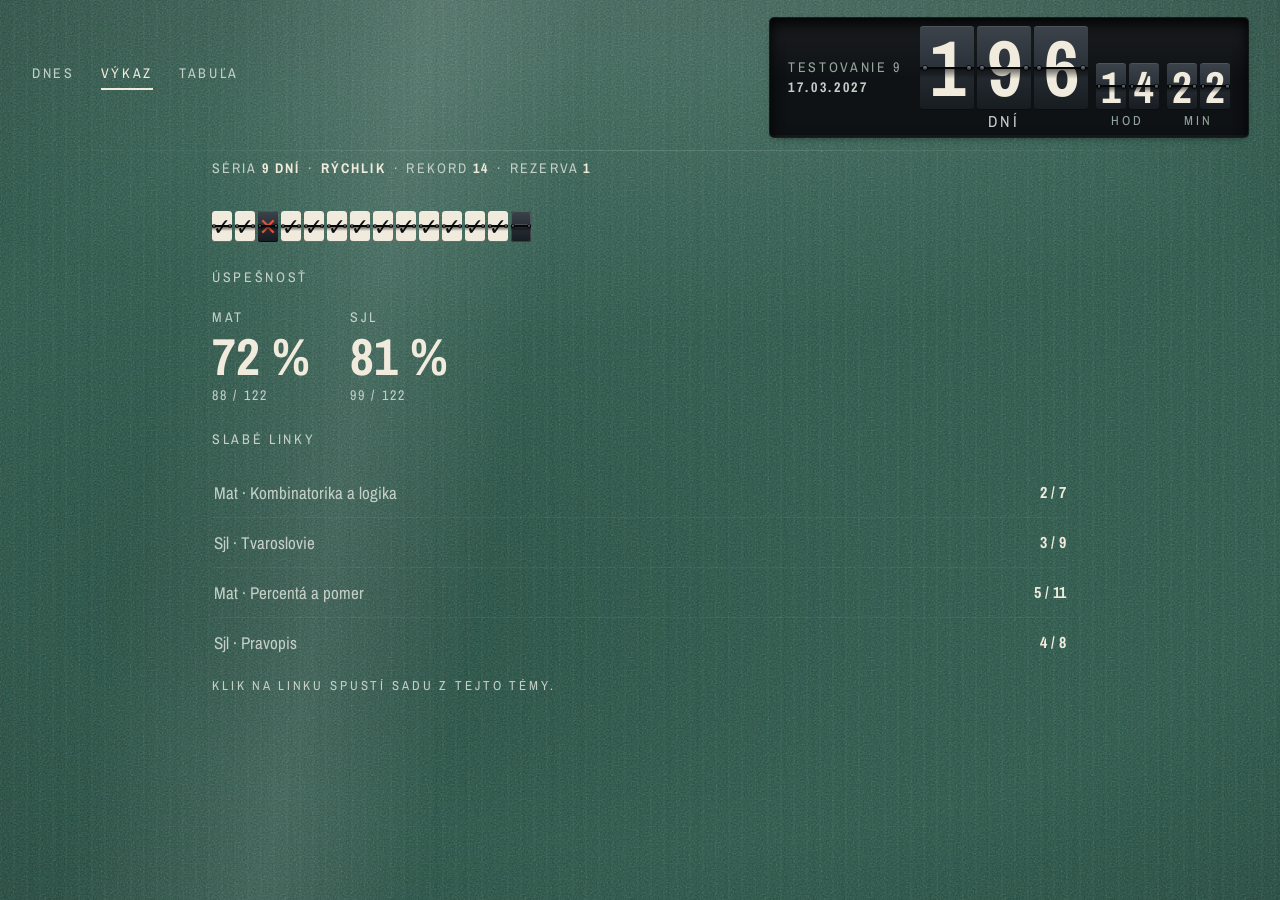
<file: .impeccable/review/vykaz.html>
<!doctype html>
<html lang="sk">
<head>
<meta charset="utf-8">
<meta name="viewport" content="width=device-width, initial-scale=1, viewport-fit=cover">
<title>Komp — Výkaz</title>
<link rel="preload" href="../../fonts/archivo-narrow-latin-ext.woff2" as="font" type="font/woff2" crossorigin>
<link rel="stylesheet" href="../../style.css">
<link rel="stylesheet" href="comp.css">
</head>
<body>
<header class="app-head">
  <nav class="tabs" aria-label="Pohľady">
    <a href="dnes.html">Dnes</a>
    <a href="vykaz.html" aria-current="page">Výkaz</a>
    <a href="#">Tabuľa</a>
  </nav>
  <a class="corner" href="#" aria-label="Odpočet do Testovania 9 — prejsť na celú tabuľu">
    <span class="corner__rail">
      <span class="corner__k">Testovanie 9</span>
      <span class="corner__v">17.03.2027</span>
    </span>
    <div class="clock" aria-hidden="true">
      <div class="unit unit--lead"><div class="cells"><div class="flap"><div class="fh fh--t"><i>1</i></div><div class="fh fh--b"><i>1</i></div></div><div class="flap"><div class="fh fh--t"><i>9</i></div><div class="fh fh--b"><i>9</i></div></div><div class="flap"><div class="fh fh--t"><i>6</i></div><div class="fh fh--b"><i>6</i></div></div></div><span class="cap">dní</span></div>
      <div class="unit"><div class="cells"><div class="flap"><div class="fh fh--t"><i>1</i></div><div class="fh fh--b"><i>1</i></div></div><div class="flap"><div class="fh fh--t"><i>4</i></div><div class="fh fh--b"><i>4</i></div></div></div><span class="cap">hod</span></div>
      <div class="unit"><div class="cells"><div class="flap"><div class="fh fh--t"><i>2</i></div><div class="fh fh--b"><i>2</i></div></div><div class="flap"><div class="fh fh--t"><i>2</i></div><div class="fh fh--b"><i>2</i></div></div></div><span class="cap">min</span></div>
    </div>
    <p class="sr">Do Testovania 9 zostáva 196 dní, 14 hodín, 22 minút.</p>
  </a>
</header>

<main class="screen">
  <p class="report-line" style="margin-top:8px"><span>Séria <strong>9 dní</strong></span><span><strong>Rýchlik</strong></span><span>Rekord <strong>14</strong></span><span>Rezerva <strong>1</strong></span></p>

  <ol class="day-strip" aria-hidden="true">
    <li class="flap pip--ok"><div class="fh fh--t"><i>✓</i></div><div class="fh fh--b"><i>✓</i></div></li>
    <li class="flap pip--ok"><div class="fh fh--t"><i>✓</i></div><div class="fh fh--b"><i>✓</i></div></li>
    <li class="flap pip--miss"><div class="fh fh--t"><i>✕</i></div><div class="fh fh--b"><i>✕</i></div></li>
    <li class="flap pip--ok"><div class="fh fh--t"><i>✓</i></div><div class="fh fh--b"><i>✓</i></div></li>
    <li class="flap pip--ok"><div class="fh fh--t"><i>✓</i></div><div class="fh fh--b"><i>✓</i></div></li>
    <li class="flap pip--ok"><div class="fh fh--t"><i>✓</i></div><div class="fh fh--b"><i>✓</i></div></li>
    <li class="flap pip--ok"><div class="fh fh--t"><i>✓</i></div><div class="fh fh--b"><i>✓</i></div></li>
    <li class="flap pip--ok"><div class="fh fh--t"><i>✓</i></div><div class="fh fh--b"><i>✓</i></div></li>
    <li class="flap pip--ok"><div class="fh fh--t"><i>✓</i></div><div class="fh fh--b"><i>✓</i></div></li>
    <li class="flap pip--ok"><div class="fh fh--t"><i>✓</i></div><div class="fh fh--b"><i>✓</i></div></li>
    <li class="flap pip--ok"><div class="fh fh--t"><i>✓</i></div><div class="fh fh--b"><i>✓</i></div></li>
    <li class="flap pip--ok"><div class="fh fh--t"><i>✓</i></div><div class="fh fh--b"><i>✓</i></div></li>
    <li class="flap pip--ok"><div class="fh fh--t"><i>✓</i></div><div class="fh fh--b"><i>✓</i></div></li>
    <li class="flap pip--current"><div class="fh fh--t"><i>&nbsp;</i></div><div class="fh fh--b"><i>&nbsp;</i></div></li>
  </ol>
  <p class="sr">Posledných 14 dní: 12 dokončených, 1 zmeškaný, dnešný deň rozohraný.</p>

  <p class="section-cap">Úspešnosť</p>
  <div class="stat-row">
    <div class="stat">
      <span class="stat__cap">Mat</span>
      <span class="role-stat">72 %</span>
      <span class="report-line" style="font-weight:400">88 / 122</span>
    </div>
    <div class="stat">
      <span class="stat__cap">Sjl</span>
      <span class="role-stat">81 %</span>
      <span class="report-line" style="font-weight:400">99 / 122</span>
    </div>
  </div>

  <p class="section-cap">Slabé linky</p>
  <ul class="topics">
    <li><button class="topic-row" type="button"><span class="topic-row__name">Mat · Kombinatorika a logika</span><span class="topic-row__frac">2 / 7</span></button></li>
    <li><button class="topic-row" type="button"><span class="topic-row__name">Sjl · Tvaroslovie</span><span class="topic-row__frac">3 / 9</span></button></li>
    <li><button class="topic-row" type="button"><span class="topic-row__name">Mat · Percentá a pomer</span><span class="topic-row__frac">5 / 11</span></button></li>
    <li><button class="topic-row" type="button"><span class="topic-row__name">Sjl · Pravopis</span><span class="topic-row__frac">4 / 8</span></button></li>
  </ul>
  <p class="hint">Klik na linku spustí sadu z tejto témy.</p>
</main>
</body>
</html>
</file>
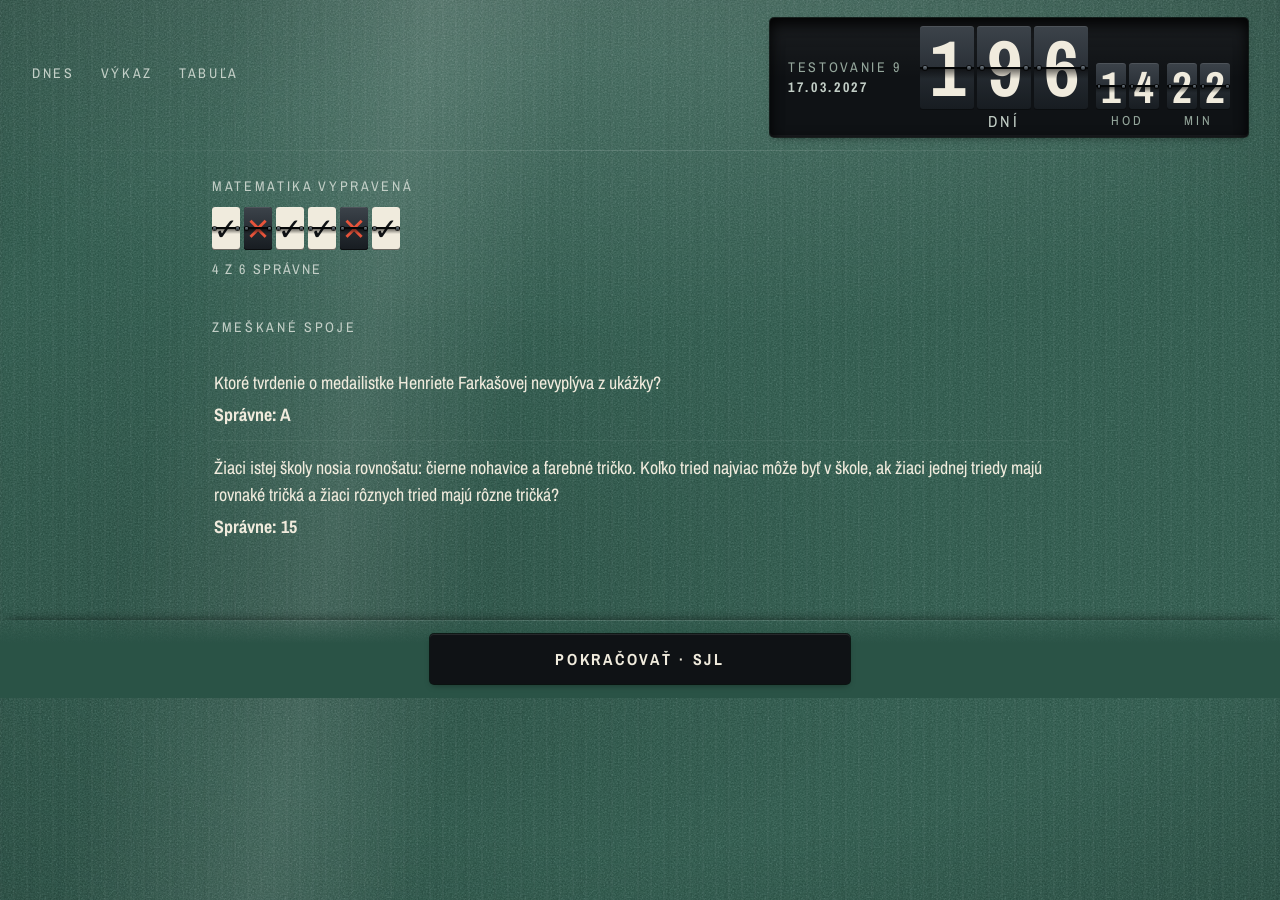
<file: .impeccable/review/vysledok.html>
<!doctype html>
<html lang="sk">
<head>
<meta charset="utf-8">
<meta name="viewport" content="width=device-width, initial-scale=1, viewport-fit=cover">
<title>Komp — Výsledok</title>
<link rel="preload" href="../../fonts/archivo-narrow-latin-ext.woff2" as="font" type="font/woff2" crossorigin>
<link rel="stylesheet" href="../../style.css">
<link rel="stylesheet" href="comp.css">
</head>
<body>
<header class="app-head">
  <nav class="tabs" aria-label="Pohľady">
    <a href="dnes.html">Dnes</a>
    <a href="vykaz.html">Výkaz</a>
    <a href="#">Tabuľa</a>
  </nav>
  <a class="corner" href="#" aria-label="Odpočet do Testovania 9 — prejsť na celú tabuľu">
    <span class="corner__rail">
      <span class="corner__k">Testovanie 9</span>
      <span class="corner__v">17.03.2027</span>
    </span>
    <div class="clock" aria-hidden="true">
      <div class="unit unit--lead"><div class="cells"><div class="flap"><div class="fh fh--t"><i>1</i></div><div class="fh fh--b"><i>1</i></div></div><div class="flap"><div class="fh fh--t"><i>9</i></div><div class="fh fh--b"><i>9</i></div></div><div class="flap"><div class="fh fh--t"><i>6</i></div><div class="fh fh--b"><i>6</i></div></div></div><span class="cap">dní</span></div>
      <div class="unit"><div class="cells"><div class="flap"><div class="fh fh--t"><i>1</i></div><div class="fh fh--b"><i>1</i></div></div><div class="flap"><div class="fh fh--t"><i>4</i></div><div class="fh fh--b"><i>4</i></div></div></div><span class="cap">hod</span></div>
      <div class="unit"><div class="cells"><div class="flap"><div class="fh fh--t"><i>2</i></div><div class="fh fh--b"><i>2</i></div></div><div class="flap"><div class="fh fh--t"><i>2</i></div><div class="fh fh--b"><i>2</i></div></div></div><span class="cap">min</span></div>
    </div>
    <p class="sr">Do Testovania 9 zostáva 196 dní, 14 hodín, 22 minút.</p>
  </a>
</header>

<main class="screen">
  <p class="section-cap">Matematika vypravená</p>
  <ol class="progress-strip" aria-hidden="true" style="margin-top:12px">
    <li class="flap pip--ok"><div class="fh fh--t"><i>✓</i></div><div class="fh fh--b"><i>✓</i></div></li>
    <li class="flap pip--miss"><div class="fh fh--t"><i>✕</i></div><div class="fh fh--b"><i>✕</i></div></li>
    <li class="flap pip--ok"><div class="fh fh--t"><i>✓</i></div><div class="fh fh--b"><i>✓</i></div></li>
    <li class="flap pip--ok"><div class="fh fh--t"><i>✓</i></div><div class="fh fh--b"><i>✓</i></div></li>
    <li class="flap pip--miss"><div class="fh fh--t"><i>✕</i></div><div class="fh fh--b"><i>✕</i></div></li>
    <li class="flap pip--ok"><div class="fh fh--t"><i>✓</i></div><div class="fh fh--b"><i>✓</i></div></li>
  </ol>
  <p class="report-line" style="margin-top:10px">4 z 6 správne</p>
  <p class="sr">Matematika: 4 zo 6 správne, 2 zmeškané.</p>

  <p class="section-cap">Zmeškané spoje</p>
  <ul class="topics">
    <li>
      <div class="topic-row" style="cursor:default">
        <div>
          <p class="role-body" style="margin:0 0 6px">Ktoré tvrdenie o medailistke Henriete Farkašovej nevyplýva z ukážky?</p>
          <p class="role-answer" style="margin:0">Správne: A</p>
        </div>
      </div>
    </li>
    <li>
      <div class="topic-row" style="cursor:default">
        <div>
          <p class="role-body" style="margin:0 0 6px">Žiaci istej školy nosia rovnošatu: čierne nohavice a farebné tričko. Koľko tried najviac môže byť v škole, ak žiaci jednej triedy majú rovnaké tričká a žiaci rôznych tried majú rôzne tričká?</p>
          <p class="role-answer" style="margin:0">Správne: 15</p>
        </div>
      </div>
    </li>
  </ul>
</main>

<div class="thumb-bar">
  <button class="btn" type="button">Pokračovať · SJL</button>
</div>
</body>
</html>
</file>
<file: style.css>
@font-face{
  font-family:"Archivo Narrow";
  src:url("fonts/archivo-narrow-latin-ext.woff2") format("woff2");
  font-weight:400 700; font-style:normal; font-display:swap;
  unicode-range:U+0100-02BA,U+02BD-02C5,U+02C7-02CC,U+02CE-02D7,U+02DD-02FF,U+0304,U+0308,U+0329,U+1D00-1DBF,U+1E00-1E9F,U+1EF2-1EFF,U+2020,U+20A0-20AB,U+20AD-20C0,U+2113,U+2C60-2C7F,U+A720-A7FF;
}
@font-face{
  font-family:"Archivo Narrow";
  src:url("fonts/archivo-narrow-latin.woff2") format("woff2");
  font-weight:400 700; font-style:normal; font-display:swap;
  unicode-range:U+0000-00FF,U+0131,U+0152-0153,U+02BB-02BC,U+02C6,U+02DA,U+02DC,U+0304,U+0308,U+0329,U+2000-206F,U+20AC,U+2122,U+2191,U+2193,U+2212,U+2215,U+FEFF,U+FFFD;
}

/* Mobile first (R9): zaklad je telefon 375x667, desktop je vylucne min-width.
   Ziadna max-width query, ktora nieco odobera - to je desktop-first prezleceny
   za responzivny. Na vysku sa este pytame, leziaci telefon je vyskovy pripad. */
:root{
  /* smaltova stena */
  --enamel:#2A5346;
  /* celo tabule a klapky */
  --board:#0F1215;
  --gap:#050708;
  --flap-t1:#3C434A; --flap-t2:#2B3138;
  --flap-b1:#262C32; --flap-b2:#171C21;
  /* atrament */
  --ink:#F0EBDD;
  --ink-2:#C3CFC7;
  --ink-3:#94A69B;
  --wall-ink:#DEE9E2;
  --signal:#E8543B;
  /* hardver: capy osi a skrutky, vzdy ako svetly stupen maleho prechodu */
  --hw-pin:#79838C;
  --hw-screw:#6E7A72;
  --hw-dk:#272D33;
  /* jedna rampa svetla a tienu pre cely material */
  --shade-0:rgba(0,0,0,.022);
  --shade-1:rgba(0,0,0,.13);
  --shade-2:rgba(0,0,0,.4);
  --shade-3:rgba(0,0,0,.55);
  --shade-4:rgba(0,0,0,.7);
  --shade-5:rgba(0,0,0,.85);
  --sheen-0:rgba(255,255,255,.02);
  --sheen-1:rgba(255,255,255,.05);
  --sheen-2:rgba(255,255,255,.09);
  --sheen-3:rgba(255,255,255,.14);

  /* Bunky reaguju aj na vysku displeja - bez min(vw,vh) stranka na 375x667
     pretekala o 111 px. */
  --cell:clamp(36px,min(18.5vw,8.4vh),74px);
  --lead:clamp(56px,min(26vw,11.9vh),112px);
  --ch:1.55;

  /* vyska prisponendleneho chromu nad obsahom - pod nou sa lepi ukazka */
  --head-h:104px;
}

*,*::before,*::after{box-sizing:border-box}
html{-webkit-text-size-adjust:100%;touch-action:manipulation;overflow-x:clip;overscroll-behavior:none}

/* Smaltova stena. Ten isty material nesie aj prispendleny chrom - PLOCHA
   zelena hlavicky nad texturovanym telom nechavala na svojej spodnej hrane
   viditelny sev. Vsetky tri maju background-attachment:fixed, takze vrstvy sa
   kreslia k viewportu: chrom je okno na tu istu stenu, nie jej plocha kopia. */
body,.app-head,.thumb-bar{
  background-color:var(--enamel);
  /* smalt: zrno naneseneho laku, tvrdy odlesk zhora, tah stetca, vinetacia */
  background-image:
    url("data:image/svg+xml,%3Csvg xmlns='http://www.w3.org/2000/svg' width='240' height='240'%3E%3Cfilter id='e'%3E%3CfeTurbulence type='fractalNoise' baseFrequency='0.62' numOctaves='4' stitchTiles='stitch'/%3E%3CfeColorMatrix type='saturate' values='0'/%3E%3C/filter%3E%3Crect width='240' height='240' filter='url(%23e)' opacity='0.9'/%3E%3C/svg%3E"),
    linear-gradient(101deg,transparent 16%,var(--sheen-1) 25%,var(--sheen-2) 30%,transparent 41%),
    radial-gradient(120% 80% at 50% -12%,var(--sheen-3),transparent 62%),
    radial-gradient(70% 55% at 22% 68%,var(--shade-1),transparent 70%),
    repeating-linear-gradient(90deg,var(--sheen-0) 0 2px,transparent 2px 13px),
    repeating-linear-gradient(90deg,var(--shade-0) 0 3px,transparent 3px 29px),
    radial-gradient(140% 115% at 50% 50%,transparent 38%,var(--shade-3) 100%);
  background-size:240px 240px,auto,auto,auto,auto,auto,auto;
  background-blend-mode:soft-light,normal,normal,normal,normal,normal,normal;
  /* hra scrolluje; bez fixed by sa vinetacia posuvala s obsahom a stena by
     na dlhej ukazke skoncila v druhom odtieni */
  background-attachment:fixed;
}

body{
  margin:0;
  padding:0;
  min-height:100vh;
  min-height:100dvh;
  font-family:"Archivo Narrow",system-ui,sans-serif;
  color:var(--ink);
  overflow-x:clip;
  /* Herne pohlady su flex stlpec na cely viewport, aby palcovy pas nezostal
     trcat v strede steny - .screen dostane flex:1 a dotlaci ho dolu. Tabula
     a nahlad linku uz ten isty stlpec potrebovali pre .wall. */
  display:flex;flex-direction:column;
}

::selection{background:var(--signal);color:var(--ink)}
:focus-visible{outline:2px solid var(--ink);outline-offset:4px;border-radius:2px}

.sr{position:absolute;width:1px;height:1px;margin:-1px;padding:0;overflow:hidden;clip-path:inset(50%);white-space:nowrap;border:0}

/* === tabulova plocha (v1) - #/tabula a ?og=1 =========================== */
/* Tabula nie je pohlad hry, je to cela obrazovka steny. Preto ma vlastne
   centrovanie a hra sa na nej neukazuje vobec (Two-Surface Rule). */
.wall{
  display:none;
  flex:1 1 auto;min-height:0;
  flex-direction:column;align-items:center;justify-content:center;
  gap:clamp(18px,3.4vw,34px);width:100%;
  padding:10px;
  padding-bottom:max(10px,env(safe-area-inset-bottom));
}
body.view-tabula .wall,body.og .wall{display:flex}
@media (min-width:560px){
  .wall{
    padding:clamp(14px,4vw,48px);
    padding-bottom:max(clamp(14px,4vw,48px),env(safe-area-inset-bottom));
  }
}

/* --- tabula ---------------------------------------------------------- */
.board{
  position:relative;
  width:min(100%,1180px);
  padding:clamp(18px,3vw,30px) clamp(14px,3vw,34px) clamp(14px,2.4vw,24px);
  background-color:var(--board);
  background-image:linear-gradient(180deg,var(--sheen-1),transparent 90px);
  border-radius:4px;
  box-shadow:
    0 0 0 1px var(--shade-4),
    inset 0 4px 14px var(--shade-5),
    inset 0 14px 24px -14px var(--shade-5),
    inset 0 -2px 0 var(--sheen-1),
    0 1px 0 var(--sheen-3),
    0 3px 7px -2px var(--shade-2);
}

.screw{
  position:absolute;width:9px;height:9px;border-radius:50%;
  background:radial-gradient(circle at 35% 30%,var(--hw-screw),var(--hw-dk) 70%);
  box-shadow:0 1px 1px var(--shade-4),0 0 0 1px var(--shade-3);
}
.screw::after{content:"";position:absolute;inset:2px 1px;border-top:1px solid var(--shade-4);transform:rotate(28deg)}
.screw--tl{top:7px;left:7px}
.screw--tr{top:7px;right:7px}
.screw--bl{bottom:7px;left:7px}
.screw--br{bottom:7px;right:7px}

.rail{
  display:flex;align-items:baseline;justify-content:space-between;gap:12px;
  font-size:clamp(11px,1.5vw,14px);letter-spacing:.19em;text-transform:uppercase;
}
.rail__k,.rail__key{color:var(--ink-3)}
.rail__v,.rail__val{color:var(--ink-2);font-weight:700;font-variant-numeric:tabular-nums;white-space:nowrap}

.rule{height:1px;background:linear-gradient(90deg,transparent,var(--sheen-3),transparent);margin:clamp(12px,2.2vw,20px) 0}

/* --- ciel v klapkach ------------------------------------------------- */
.dest{margin-top:clamp(12px,2.2vw,18px);display:flex;flex-direction:column;align-items:center;gap:3px}
.flapline{--c:clamp(14px,4.6vw,44px);display:flex;gap:2px}
/* Capy osi su na cielovom riadku na telefone pod pixel - az od 560px maju co
   ukazat, tak sa tam pridavaju, nie tu odoberaju. */
.flapline .flap::before,.flapline .flap::after{display:none}

/* --- pole casu ------------------------------------------------------- */
.clock{display:flex;flex-wrap:wrap;align-items:flex-end;justify-content:center;gap:10px}
/* uzky telefon: dve jednotky na riadok, aby cislice zostali obrovske */
.unit{--c:var(--cell);display:flex;flex-direction:column;align-items:center;gap:7px;flex-basis:calc(50% - 5px)}
.unit--lead{--c:var(--lead);flex-basis:100%}
.cells{display:flex;gap:3px}
.cap{
  font-size:clamp(10px,1.35vw,13px);letter-spacing:.22em;text-transform:uppercase;
  color:var(--ink-3);
}
.unit--lead .cap{color:var(--ink-2);font-size:clamp(12px,1.7vw,16px)}

/* siroky telefon a tablet: jednotky sa uz zmestia do jedneho radu */
@media (min-width:560px){
  :root{--cell:clamp(44px,7.4vw,60px);--lead:clamp(70px,24vw,124px)}
  .clock{gap:clamp(10px,1.8vw,22px)}
  .unit{flex-basis:auto}
  .unit--lead{flex-basis:100%}
  .flapline{--c:clamp(16px,5.6vw,44px)}
  .flapline .flap::before,.flapline .flap::after{display:block}
}
@media (min-width:900px){
  :root{--cell:clamp(34px,8.2vw,72px)}
  .unit--lead{flex-basis:auto;margin-right:clamp(6px,1.4vw,16px)}
}

/* --- klapka ---------------------------------------------------------- */
.flap{
  position:relative;
  width:var(--c);height:calc(var(--c) * var(--ch));
  font-size:calc(var(--c) * 1.44);
  perspective:420px;
  background:var(--gap);border-radius:3px;
}
.flap i{
  display:block;height:calc(var(--c) * var(--ch));line-height:calc(var(--c) * var(--ch));
  text-align:center;font-weight:700;font-style:normal;color:var(--ink);
  font-variant-numeric:tabular-nums;
}
.flap::before,.flap::after{
  content:"";position:absolute;z-index:3;top:50%;
  width:calc(var(--c) * .085);height:calc(var(--c) * .085);
  margin-top:calc(var(--c) * -.0425);border-radius:50%;
  background:linear-gradient(180deg,var(--hw-pin),var(--hw-dk));
  box-shadow:0 0 0 1px var(--shade-4);
}
.flap::before{left:calc(var(--c) * .05)}
.flap::after{right:calc(var(--c) * .05)}
.flapline .flap::before,.flapline .flap::after{
  width:calc(var(--c) * .062);height:calc(var(--c) * .062);
  margin-top:calc(var(--c) * -.031);opacity:.55;
}
.fh,.lf{position:absolute;left:0;right:0;height:calc(var(--c) * var(--ch) / 2 - 1px);overflow:hidden}
/* horny listok vrha tien na dolnu polovicu, aj na potlac */
.fh--b::after,.lf--u::after{
  content:"";position:absolute;inset:0 0 auto;height:24%;pointer-events:none;
  background:linear-gradient(180deg,var(--shade-3),transparent);
}
.fh--t,.lf--d{top:0;border-radius:3px 3px 0 0;background:linear-gradient(180deg,var(--flap-t1),var(--flap-t2));box-shadow:inset 0 1px 0 var(--sheen-2)}
.fh--b,.lf--u{bottom:0;border-radius:0 0 3px 3px;background:linear-gradient(180deg,var(--flap-b1),var(--flap-b2));box-shadow:inset 0 -1px 0 var(--shade-3)}
.fh--b i,.lf--u i{margin-top:calc(var(--c) * var(--ch) / -2)}
.lf{opacity:0;backface-visibility:hidden}
.lf--d{transform-origin:bottom;box-shadow:0 1px 0 var(--shade-5)}
.lf--u{transform-origin:top}
.flap--spin i{filter:blur(calc(var(--c) * .026))}
.flap--fast i{filter:blur(calc(var(--c) * .05))}

/* --- odideny spoj ----------------------------------------------------- */
.gone{
  margin:0;display:flex;align-items:center;gap:9px;
  font-size:clamp(11px,1.5vw,14px);letter-spacing:.14em;text-transform:uppercase;
  color:var(--signal);
}
.gone__x{width:26px;height:2px;background:var(--signal);flex:none}
/* --- veta: len v nahlade linku, na stranke je redundantna ------------- */
.line{
  display:none;
  margin:0;text-align:center;text-wrap:balance;
  font-size:clamp(17px,4.6vw,26px);font-weight:700;
  letter-spacing:.17em;text-transform:uppercase;
  color:var(--wall-ink);
  text-shadow:0 1px 0 var(--shade-2);
}

/* --- vykrik zo steny (len na klik) ----------------------------------- */
.shout{
  position:fixed;left:var(--sx,50%);top:var(--sy,50%);
  margin:0;max-width:min(64vw,600px);   /* spolu s rozsahom --sx drzi vykrik cely na obrazovke */
  transform:translate(-50%,-50%) rotate(var(--sr,-3deg));
  text-align:center;text-wrap:balance;
  font-size:clamp(26px,6vw,52px);font-weight:700;
  letter-spacing:.15em;text-transform:uppercase;
  color:var(--wall-ink);text-shadow:0 2px 3px var(--shade-5),0 0 14px var(--shade-4);
  opacity:0;pointer-events:none;
}
/* rozostrene zatmavenie pod textom - vykrik pada raz na svetly smalt, raz na
   klapky, a bez neho sa na hranici tabule strati */
.shout::before{
  content:"";position:absolute;z-index:-1;inset:-.6em -1.1em;
  background:radial-gradient(closest-side,var(--shade-5) 40%,transparent),radial-gradient(closest-side,var(--shade-4) 26%,transparent);
  filter:blur(14px);
}
.shout--on{animation:shout 1.9s cubic-bezier(.2,.9,.3,1) forwards}
@keyframes shout{
  0%  {opacity:0;transform:translate(-50%,-50%) rotate(var(--sr,-3deg)) scale(.7)}
  12% {opacity:1;transform:translate(-50%,-50%) rotate(var(--sr,-3deg)) scale(1.07)}
  24% {transform:translate(-50%,-50%) rotate(var(--sr,-3deg)) scale(1)}
  70% {opacity:1}
  100%{opacity:0;transform:translate(-50%,-50%) rotate(var(--sr,-3deg)) scale(1.12)}
}
@keyframes shout-still{0%,100%{opacity:0}10%,72%{opacity:1}}

/* --- ramovanie pre nahlad linku (1200x630) --------------------------- */
body.og{--cell:56px;--lead:92px}
body.og .wall{padding:20px 30px 24px;gap:16px}
body.og .board{width:min(100%,1080px)}
body.og .flapline{--c:34px}
body.og .line{display:block;font-size:32px}

/* nizke displeje: odpocet musi zostat cely na obrazovke, stranka sa nesmie rolovat */
@media (max-height:800px){
  .rule{margin:9px 0}
  .dest{margin-top:8px}
  .wall{gap:clamp(12px,2vw,24px)}
  .board{padding-top:14px;padding-bottom:12px}
}

/* leziaci telefon: nizka vyska, sirka nad 560px - bez tohto tabula pretekala o 270px */
@media (max-height:540px) and (min-width:560px){
  :root{--cell:clamp(26px,min(6.4vw,8.2vh),60px);--lead:clamp(40px,min(11vw,13.4vh),124px)}
  .flapline{--c:clamp(12px,min(3vw,4vh),44px)}
  /* uzka vyska + zarez displeja po stranach pri viewport-fit=cover */
  .wall{gap:8px;
        padding-block:10px max(10px,env(safe-area-inset-bottom));
        padding-inline:max(14px,env(safe-area-inset-left)) max(14px,env(safe-area-inset-right))}
  .board{padding-top:10px;padding-bottom:8px}
  .rule{margin:6px 0}
  .dest{margin-top:6px}
  .unit{gap:4px}
}

/* ====================================================================== */
/* === v2: hra ========================================================== */
/* Ziadna nova farba, ziadna nova alfa - vsetko nizsie stoji na tokenoch a
   rampe vyssie. Typograficke role z .doc/03-DIZAJN.md: signage plati na
   chrom, obsah je veta s malymi pismenami. */

/* --- typograficke role ----------------------------------------------- */
.role-body{
  font-size:clamp(16px,4.2vw,18px);font-weight:400;line-height:1.5;
  letter-spacing:0;text-transform:none;color:var(--ink);
  /* Zadania z testov nesu vlastne zalomenie - doplnovacky a premeny jednotiek
     su viacriadkove a bez neho sa zlejú do jednej vety. */
  white-space:pre-wrap;
}
.role-option{
  font-size:clamp(15px,3.8vw,17px);font-weight:400;line-height:1.4;
  letter-spacing:0;text-transform:none;color:var(--ink-2);
}
.role-answer{
  font-size:clamp(16px,4.2vw,18px); /* rovnaka skala ako body - odpoved je sucastou vety */
  font-variant-numeric:tabular-nums;font-weight:700;
  letter-spacing:0;text-transform:none;color:var(--ink);
}
.role-stat{
  font-variant-numeric:tabular-nums;font-weight:700;
  font-size:clamp(32px,10vw,52px);line-height:1;
  letter-spacing:0;text-transform:none;color:var(--ink);
}

/* --- chrom: prisponendlena hlavicka ---------------------------------- */
.app-head{
  position:sticky;top:0;z-index:6;
  padding:8px clamp(14px,4vw,32px) 10px;
  display:flex;flex-direction:column;gap:10px;
}
.app-head::after{ /* ta ista hairline ako .rule, oddeluje chrom od obsahu natrvalo */
  content:"";position:absolute;left:0;right:0;bottom:0;height:1px;
  background:linear-gradient(90deg,transparent,var(--sheen-3),transparent);
}
.head-row{display:flex;align-items:center;justify-content:space-between;gap:14px;flex-wrap:wrap}
@media (min-width:900px){
  :root{--head-h:84px}
  /* rohova tabula vpravo hore, vsadena do steny (Recess Rule) - nikdy plavajuci roh */
  .app-head{flex-direction:row;align-items:center;justify-content:space-between;gap:20px}
}

/* #/uloha ma iny chrom: namiesto klapkoveho pasu jeden signage riadok, zato
   v tom istom pase aj pas postupu. Vysledok je o ~90px nizsi ako klapkovy pas
   a presne ten rozdiel dostane vsetky moznosti na jednu obrazovku. */
body.view-uloha{--head-h:108px}
body.view-uloha .app-head{gap:8px}
body.view-uloha #strip{margin-top:0}
/* spodne odsadenie plochy nesie palcovy pas, nie .screen - inak sa stranka da
   posunut o 24px aj ked je vsetko vidno */
body.view-uloha .screen{padding-bottom:0}
body.view-uloha .thumb-bar{margin-top:0}
@media (min-width:900px){
  body.view-uloha{--head-h:96px}
  /* Na #/uloha je v pase aj pas postupu, takze riadky zostavaju nad sebou aj na
     desktope; odpocet a prepinac zdielaju prvy riadok, lebo oba su signage. */
  body.view-uloha .app-head{flex-direction:column;align-items:stretch;gap:10px}
}

.tabs{
  display:flex;gap:clamp(16px,4vw,26px);
  font-size:clamp(11px,1.5vw,14px);letter-spacing:.19em;text-transform:uppercase;
  color:var(--ink-2); /* Board-Ink Rule: --ink-3 je 3,38:1 na smalte - na stene najtmavsi je --ink-2 */
}
.tabs a{color:inherit;text-decoration:none;padding-bottom:6px;border-bottom:2px solid transparent}
.tabs a[aria-current="page"]{color:var(--ink);border-color:var(--ink)}
.tabs a:focus-visible{outline:2px solid var(--ink);outline-offset:2px}

/* --- odpocet ako jeden riadok signage (#/uloha) ----------------------------
   Klapkovy pas stoji 117px z 667. Na obrazovke, kde sa cita zadanie a vybera
   z 4 moznosti, je to 18 % viewportu za informaciu, ktora sa za jednu ulohu
   nezmeni. Tu teda odpocet nie je hardver, ale napis: label, ~30px, v tom
   istom prispendlenom pase ako pas postupu. Denna granularita staci - minuty
   na obrazovke, kde clovek stoji 90 sekund, nikto necita. */
.countline{
  display:none;align-items:center;gap:.55em;min-height:30px;
  font-size:clamp(11px,1.5vw,14px);letter-spacing:.19em;text-transform:uppercase;
  font-variant-numeric:tabular-nums;color:var(--ink-2);text-decoration:none;
  white-space:nowrap;
} /* = typography.label; --ink-2 lebo stoji na stene */
.countline b{color:var(--ink);font-weight:700}
.countline:focus-visible{outline:2px solid var(--ink);outline-offset:3px}
body.view-uloha .countline{display:flex}

/* --- vsadene puzdro: jedna definicia pre vsetky jeho instancie ------------
   Recess Rule: povrchy sedia V stene, nie na nej. Rohova tabula, panel ulohy
   a panel hry su ten isty vsadeny povrch ako .board - obrys plus inset tien,
   nikdy zdvihnuta karta. Predtym bol ten isty stoh tienov opisany dvakrat. */
.corner,.task-panel,.panel{
  background-color:var(--board);
  background-image:linear-gradient(180deg,var(--sheen-1),transparent 90px);
  border-radius:4px;
  box-shadow:
    0 0 0 1px var(--shade-4),
    inset 0 4px 14px var(--shade-5),
    inset 0 14px 24px -14px var(--shade-5),
    inset 0 -2px 0 var(--sheen-1),
    0 1px 0 var(--sheen-3),
    0 3px 7px -2px var(--shade-2);
}

/* --- rohova tabula: zmensena varianta Board Panel, jednotky dni:hod:min ---
   Merane na 375px: clamp(16px,4vw,30px)/clamp(30px,9vw,54px) daly hodinam
   193 px v 321 px sirokom puzdre - 40 % puzdra prazdneho a den v cifre uzsej
   (33 px) nez litera moznosti (26-34 px). Puzdro je hardver a nezmensuje sa
   ku obsahu (Fixed-Cell Rule), takze rastie obsah: 3x lead + 4x cell aj s
   medzerami vyplnia 307 z 321 px. */
.corner{
  position:relative;
  --cell:clamp(20px,7.4vw,30px);
  --lead:clamp(40px,15vw,56px);
  padding:8px clamp(12px,3vw,18px);
  display:none;flex-direction:column;gap:6px;
  text-decoration:none;
}
body.view-dnes .corner,body.view-vysledok .corner,body.view-vykaz .corner{display:flex}
/* Rail (ciel + datum) a hodiny zdielaju uzky pas na telefone, tak radsej
   stoja nad sebou nez aby sa 3-jednotkovy cas musel zmensit pod --cell/--lead
   skalu (Reflow-Not-Shrink Rule). Az od 900px je vedla seba miesto na oboje. */
.corner__rail{display:flex;align-items:baseline;gap:10px}
.corner__k{font-size:clamp(11px,1.5vw,14px);letter-spacing:.19em;text-transform:uppercase;color:var(--ink-3)} /* = typography.label, ako .rail__k */
.corner__v{font-size:clamp(11px,1.5vw,14px);font-weight:700;letter-spacing:.19em;text-transform:uppercase;color:var(--ink-2);font-variant-numeric:tabular-nums;white-space:nowrap} /* = typography.label-strong */
.corner .clock{gap:clamp(8px,3vw,14px);flex-wrap:nowrap;justify-content:flex-start}
.corner .unit{gap:3px;flex-basis:auto}
.corner .unit--lead{flex-basis:auto;margin-right:0}
/* .clock rovna jednotky spodnou hranou, takze vyssi cap lead jednotky (16px
   proti 13px) posuval jej bunky o 3px nahor a ucaira dni nesedela s hod/min.
   Rovnaka vyska riadku capu = rovnaka spodna hrana buniek. */
.corner .cap{line-height:16px}
.corner:focus-visible{outline:2px solid var(--ink);outline-offset:2px}
/* Rail a hodiny sa vratia do jedneho radu uz od 560px: rail v stlpci meria
   ~140px a hodiny 316px, co sa do vtedajsieho puzdra zmesti. Bez toho by nad
   560px bola prazdna prava polovica puzdra znova. */
@media (min-width:560px){
  .corner{flex-direction:row;align-items:center;gap:clamp(10px,2vw,18px)}
  .corner__rail{flex-direction:column;align-items:flex-start;gap:2px}
}

/* --- plocha pohladov -------------------------------------------------- */
.screen{
  flex:1 1 auto;
  display:flex;flex-direction:column;
  width:100%;max-width:920px;
  margin:0 auto;
  padding:0 clamp(14px,4vw,32px) clamp(24px,6vw,48px);
}
body.view-dnes .screen > :first-child{margin-top:auto}
body.view-dnes .screen > :last-child{margin-bottom:auto}

/* --- panel hry: to iste puzdro ako panel ulohy, delene hairlinami na pasy ---
   Herny obsah lezal priamo na smalte a stranka citala ako stoh volnych
   elementov. Kde je na hernych obrazovkach hardver: hodnoty, pasy a zoznamy
   sedia v puzdre, na stene zostava len chrom - prepinac pohladov, rohova
   tabula a namalovany sekcny popisok nad panelom. Delenie hairlinou je
   gramatika samotnej tabule (tri pasy, dve hairliny), nie stoh kariet -
   vnorene karty su vzdy zle. */
.panel{position:relative;margin-top:8px;padding:0 clamp(14px,3vw,22px)}
.panel__band{padding:14px 0}
.panel .rule{margin:0}
.panel__cap{
  margin:0 0 12px;font-size:clamp(11px,1.5vw,14px);letter-spacing:.19em;
  text-transform:uppercase;color:var(--ink-3);
} /* = typography.label; popisok pasu sedi NA doske, tam je --ink-3 spravny (Board-Ink Rule) */
.panel .rail + .progress-strip{margin-top:8px}
.panel .progress-strip + .rail{margin-top:18px}

/* --- panel ulohy: board-panel variant, nesie ukazku a zadanie --- */
.task-panel{position:relative;margin-top:8px}

/* Ukazka je pripenendlena hned pod chromom, aby zostala dosiahnutelna aj pri
   4. otazke skupiny. Vlastna vyska je orezana a scrolluje sa VNUTRI seba -
   bez orezania by dlha viacodsekova ukazka zabrala cely viewport a zadanie
   by uz nebolo vidno vobec. */
.stimulus{
  position:sticky;top:var(--head-h);z-index:3;
  background-color:var(--board);
  border-radius:4px 4px 0 0;
  box-shadow:0 8px 10px -8px var(--shade-3); /* leaf-cast tien, oddeluje pripevnenu ukazku od textu pod nou */
}
/* Zbalene/rozbalene je nativne <details>: ziadny JS, klavesnica aj citacka
   funguju zadarmo. Rozbalena je len pri PRVEJ otazke skupiny; od druhej je
   z ukazky jeden prispendleny riadok, ktory sa tapnutim otvori. */
.stimulus__label{
  display:flex;align-items:center;gap:.6em;cursor:pointer;list-style:none;
  padding:11px clamp(14px,3vw,22px) 9px;min-height:44px;
  font-size:clamp(11px,1.5vw,14px);letter-spacing:.19em;text-transform:uppercase;color:var(--ink-3);
} /* = typography.label; sedi na doske, tam je --ink-3 spravny */
.stimulus__label::-webkit-details-marker{display:none}
.stimulus__label::after{content:"\2304";margin-left:auto;font-size:1.4em;line-height:.2;letter-spacing:0}
.stimulus[open] .stimulus__label{padding-bottom:8px}
.stimulus[open] .stimulus__label::after{content:"\2303";line-height:1}
.stimulus__label:focus-visible{outline:2px solid var(--ink);outline-offset:-2px}
.stimulus__label em{font-style:normal;color:var(--ink-2)}
.stimulus__scroll{
  padding:0 clamp(14px,3vw,22px) 14px;
  max-height:36dvh;overflow-y:auto;
}
.stimulus__scroll::after{ /* nazorna stopka, ze ukazka sa da rolovat vnutri seba - bez nej
     na mobile (kde sa scrollbar zvycajne neukazuje) nikto netusi, ze text pokracuje */
  content:"";position:sticky;display:block;left:0;right:0;bottom:0;height:28px;margin:-28px 0 0;
  background:linear-gradient(180deg,transparent,var(--board));pointer-events:none;
}
/* kratka ukazka, ktora sa cela zmesti: bez pripevnenia a bez stopky */
.stimulus--static{position:static}
.stimulus--static .stimulus__scroll{max-height:none;overflow:visible}
.stimulus--static .stimulus__scroll::after{content:none}
.stimulus__heading{font-weight:700;margin:0 0 8px}
.stimulus__body p{margin:0 0 .9em}
.stimulus__body p:last-child{margin-bottom:0}
.stimulus__body{max-width:66ch}
.stimulus__table-wrap{overflow-x:auto;margin:.8em 0;-webkit-overflow-scrolling:touch}
.stimulus__body table{border-collapse:collapse;font-size:clamp(15px,3.8vw,17px);white-space:nowrap} /* = role-option: tabulka je obsah, nie chrom */
.stimulus__body th,.stimulus__body td{padding:6px 10px;text-align:left;border-bottom:1px solid var(--sheen-1);color:var(--ink-2)}
.stimulus__body th{color:var(--ink-3);font-weight:700;border-bottom:1px solid var(--sheen-2)}

.task-panel__body{padding:12px clamp(14px,3vw,22px) 18px}
.task-panel__prompt{max-width:66ch}
/* Odchylka od kompu (schvalena): riadok zdroja stoji POD moznostami. V kompe
   bol medzi zadanim a moznostami a preruboval cestu od otazky k odpovedi. */
.task-panel__source{
  display:block;margin-top:16px;font-size:clamp(10px,1.35vw,13px);letter-spacing:.22em;text-transform:uppercase;
  color:var(--ink-3);text-decoration:none;
} /* = typography.caption - najtichsi krok, citacia je najmenej dolezita informacia na paneli */
.task-panel__source:hover,.task-panel__source:focus-visible{color:var(--ink-2)}

/* --- riadok moznosti: tapovatelny, klapkova bunka A-D vlavo --- */
.options{list-style:none;margin:12px 0 0;padding:0;display:flex;flex-direction:column}
.option-row{
  display:flex;align-items:center;gap:14px;
  width:100%;text-align:left;
  background:none;border:0;border-top:1px solid var(--sheen-1);
  padding:9px 2px;min-height:44px;
  font:inherit;cursor:pointer;
}
.options li:first-child .option-row{border-top:0}
.option-row .flap{--c:clamp(26px,7vw,34px);flex:none} /* litera A-D nepotrebuje skalu cisla; 4 riadky sa musia zmestit pod zadanie */
.option-row .flap i{font-size:calc(var(--c) * 1.1)} /* pismeno A-D nepotrebuje plnu klapkovu skalu cisla */
.option-row .role-option{flex:1}
.option-row:focus-visible{outline:2px solid var(--ink);outline-offset:-2px}
.option-row:disabled{cursor:default}

.option-row--selected .flap .fh--t,.option-row--selected .flap .fh--b{box-shadow:inset 0 0 0 1px var(--sheen-3)}
.option-row--selected .role-option{color:var(--ink)}

/* Jedno puzdro v styroch stavoch. Predtym sa spravna bunka prelievala celou
   plochou do --ink a klapka mala dve koze - prazdnu tmavu a odpovedanu
   kremovu; rad kremovych buniek na stene citol ako nalepka, nie ako hardver.
   Puzdro teda zostava kovove vzdy a stav nesie znak: pomlcka v --ink-3,
   prazdno s prstencom, hlavicka v --ink, krizik v --signal. Nikdy nie len
   farba ani len jasnost - tri rozne glyfy. */
.option-row--correct .flap i{color:var(--ink);font-weight:700}
.option-row--correct .role-option{color:var(--ink)}

.option-row--wrong .flap i{color:var(--signal)}
.option-row--wrong .role-option{color:var(--ink-2)}

.option-row--reveal{position:relative}
.option-row--reveal .role-option::after{
  content:"správne";margin-left:10px;font-size:clamp(10px,1.35vw,13px);letter-spacing:.22em;text-transform:uppercase;color:var(--ink-3);
} /* = typography.caption */

/* --- pole kratkej odpovede: vsadeny input, tabular, num aj word --- */
.answer-field{
  display:flex;align-items:center;gap:10px;margin-top:18px;
  background:var(--gap);border-radius:3px;padding:12px 14px;min-height:44px;
}
.answer-field input{
  width:100%;background:transparent;border:0;outline:0;font:inherit;
  font-weight:700;font-variant-numeric:tabular-nums;color:var(--ink);
  font-size:clamp(16px,4.2vw,18px); /* = role-answer / role-body skala */
}
.answer-field input::placeholder{color:var(--ink-3);font-weight:400}
.answer-field:focus-within{box-shadow:inset 0 0 0 1px var(--sheen-3)}

/* Verdikt kratkej odpovede. Komp ho nemal - riadok moznosti si stav nesie
   klapkou, vsadene pole nie. Stav preto nikdy nie je len farba: glyf najprv,
   spravna odpoved hned za nim. */
.answer-verdict{display:flex;align-items:baseline;gap:.5em;margin:14px 0 0}
.answer-verdict__g{font-weight:700}
.answer-verdict--miss .answer-verdict__g{color:var(--signal)}

/* --- CTA: v dosahu palca, prisponendlene dole ------------------------- */
.thumb-bar{
  position:sticky;bottom:0;left:0;right:0;margin-top:20px;z-index:4;
  padding:10px clamp(14px,4vw,32px) max(10px,env(safe-area-inset-bottom));
  display:flex;justify-content:center;
  box-shadow:0 -8px 10px -8px var(--shade-3);
}
/* Ta ista hairline ako pod hlavickou, len na hornej hrane. Pas je okno na tu
   istu stenu, takze potrebuje priznanu hranu, nie vyblednutie do plochej
   zelene, ktora sa s texturou steny nikdy nestretla. */
.thumb-bar::before{
  content:"";position:absolute;left:0;right:0;top:0;height:1px;
  background:linear-gradient(90deg,transparent,var(--sheen-3),transparent);
}
.thumb-bar[hidden]{display:none}
.btn{
  appearance:none;border:0;border-radius:4px;cursor:pointer;
  font-family:inherit;font-weight:700;font-size:clamp(12px,1.7vw,16px); /* = typography.title */
  letter-spacing:.17em;text-transform:uppercase;
  color:var(--ink);background-color:var(--board);
  padding:14px 28px;min-height:44px;width:100%;max-width:420px;
  box-shadow:0 0 0 1px var(--shade-4),inset 0 1px 0 var(--sheen-2),0 3px 7px -2px var(--shade-2);
}
.btn:disabled{color:var(--ink-3);opacity:.6;cursor:default}
.btn:focus-visible{outline:2px solid var(--ink);outline-offset:3px}
.btn--ghost{background-color:transparent;box-shadow:0 0 0 1px var(--shade-4)}

/* --- pas postupu: 3-7 klapkovych buniek, premenlivy pocet --- */
.progress-strip{display:flex;list-style:none;margin:14px 0 0;padding:0;gap:4px}
.progress-strip .flap{--c:clamp(20px,6.4vw,28px)}
.progress-strip .flap i{font-size:calc(var(--c) * 1.05)}
.pip--empty i{color:var(--ink-3)}
.pip--current .fh--t,.pip--current .fh--b{box-shadow:inset 0 0 0 1px var(--sheen-3)}
.pip--ok i{color:var(--ink);font-weight:700}
.pip--miss i{color:var(--signal)}
#strip{display:none}
body.view-uloha #strip{display:flex}

/* --- vykaz: staty, seria, 14-dnovy pas, slabe linky --- */
.report-line{
  font-size:clamp(11px,1.5vw,14px);letter-spacing:.15em;text-transform:uppercase;color:var(--ink-2); /* = typography.label */
  display:flex;flex-wrap:wrap;align-items:baseline;gap:4px 8px;
}
.report-line strong{color:var(--ink);font-weight:700}
/* Popisok a jeho cislo su JEDEN flex item, inak sa "REZERVA 1" zlomi medzi
   slovom a cislom - anonymne textove uzly su v flexe samostatne polozky. */
.report-line > span{white-space:nowrap}
.report-line > span + span::before{content:"\00B7";margin-right:.55em}

.stat-row{display:flex;gap:clamp(20px,6vw,40px);margin-top:22px}
.stat{display:flex;flex-direction:column;gap:4px}
.stat__cap{font-size:clamp(11px,1.5vw,14px);letter-spacing:.19em;text-transform:uppercase;color:var(--ink-2)} /* = typography.label */

.day-strip{display:flex;list-style:none;margin:20px 0 0;padding:0;gap:3px;flex-wrap:wrap}
.day-strip .flap{--c:clamp(14px,4vw,20px)}
.day-strip .flap i{font-size:calc(var(--c) * 1.1)}

.topics{list-style:none;margin:20px 0 0;padding:0}
.topic-row{
  display:flex;align-items:center;justify-content:space-between;gap:14px;
  width:100%;background:none;border:0;border-top:1px solid var(--sheen-1);
  padding:13px 2px;min-height:44px;text-align:left;font:inherit;cursor:pointer;
}
.topics li:first-child .topic-row{border-top:0}
.topic-row:focus-visible{outline:2px solid var(--ink);outline-offset:-2px}
.topic-row__name{color:var(--ink-2);font-size:clamp(15px,3.8vw,17px)} /* = role-option - nazov temy je obsah, nie chrom */
.topic-row__frac{font-variant-numeric:tabular-nums;font-weight:700;color:var(--ink)}

.section-cap{
  margin:26px 0 0;font-size:clamp(11px,1.5vw,14px);letter-spacing:.19em;text-transform:uppercase;color:var(--ink-2); /* = typography.label; sekcny popisok stoji na stene */
}

.hint{margin:10px 0 0;font-size:clamp(10px,1.35vw,13px);letter-spacing:.22em;text-transform:uppercase;color:var(--ink-2)} /* = typography.caption; objavuje sa aj na stene, takze --ink-2 */


/* Od 560px sa vracia vzduch z kompu. Zaklad vyssie je stiesneny telefon:
   na 375x667 musia byt zadanie a vsetky moznosti nad palcovym pasom aj pri
   osemriadkovom zadani (mat-2024-a-25), inak padne merateľné kritérium
   z .doc/03-DIZAJN.md. */
@media (min-width:560px){
  .app-head{padding:clamp(10px,3vw,18px) clamp(14px,4vw,32px) clamp(10px,2.4vw,14px)}
  .task-panel,.panel{margin-top:clamp(14px,3vw,22px)}
  .panel__band{padding:18px 0}
  .task-panel__body{padding:16px clamp(14px,3vw,22px) clamp(18px,3vw,24px)}
  .options{margin-top:18px}
  .option-row{padding:12px 2px}
  .thumb-bar{padding:14px clamp(14px,4vw,32px) max(14px,env(safe-area-inset-bottom))}
  .stimulus__label{padding:clamp(14px,3vw,22px) clamp(14px,3vw,22px) 12px}
}

/* --- prepinanie ploch ------------------------------------------------- */
/* Tabula a nahlad linku hru neukazuju vobec (Two-Surface Rule). */
body.view-tabula .screen,body.view-tabula .thumb-bar,
body.og .app-head,body.og .screen,body.og .thumb-bar{display:none}
/* Na tabuli zostava len prepinac - inak sa z nej neda vratit bez tlacidla
   spat prehliadaca. Nie je prisponendleny a stoji ~34px, takze tabula si drzi
   celu zvysnu vysku a v1 kaskada aj stotiny bezia nezmenene. */
body.view-tabula .app-head{position:static;padding-bottom:0;flex-direction:row}
body.view-tabula .app-head::after{display:none}

@media (prefers-reduced-motion:reduce){
  .shout--on{animation:shout-still 2.2s forwards}   /* vykrik zostane, len neposkoci */
  .flap--spin i,.flap--fast i{filter:none}
  .unit:last-child .cap{opacity:.42}   /* stotiny bezia len s povolenym pohybom */
  .corner .unit:last-child .cap{opacity:1}   /* v rohu je posledna jednotka minuta a tá bezi vzdy */
}
</file>
<file: .impeccable/review/comp.css>
/* F4 komp — nové komponenty hry nad existujucim systemom (Odchodova tabula).
   Ziadna nova farba, ziadna nova alfa: vsetko nizsie pouziva len existujuce
   premenne z style.css (--enamel/--board/--ink*/--signal/--hw-*, --shade-0..5,
   --sheen-0..3). Tento subor je PRIDANIE (nove selektory), nie zasah do style.css. */

:root{
  --head-h:104px; /* vyska prisponendleneho chromu nad obsahom (mobil) */
}
@media (min-width:900px){
  :root{ --head-h:84px; }
}
/* #/uloha ma iny chrom: namiesto klapkoveho pasu jeden signage riadok, zato
   v tom istom pase aj pas postupu. Vysledok je o ~90px nizsi ako klapkovy pas
   a presne ten rozdiel dostane vsetky moznosti na jednu obrazovku. */
body.view-task{ --head-h:108px }
@media (min-width:900px){
  body.view-task{ --head-h:96px }
}
/* spodne odsadenie plochy nesie palcovy pas, nie .screen — inak sa stranka da
   posunut o 24px aj ked je vsetko vidno */
body.view-task .screen{padding-bottom:0}
body.view-task .thumb-bar{margin-top:0}

/* stranky komp beží ako plynuci dokument, nie centrovana mriezka countdownu */
html,body{height:auto}
body{
  display:block;
  place-items:unset;
  padding:0;
  min-height:100vh;
  min-height:100dvh;
}
.wall{display:block;gap:0;width:auto}

.screen{
  max-width:920px;
  margin:0 auto;
  padding:0 clamp(14px,4vw,32px) clamp(24px,6vw,48px);
}

/* --- typograficke role z 03-DIZAJN.md: signage len na chrome, obsah je veta --- */
.role-body{
  font-size:clamp(16px,4.2vw,18px);font-weight:400;line-height:1.5;
  letter-spacing:0;text-transform:none;color:var(--ink);
}
.role-option{
  font-size:clamp(15px,3.8vw,17px);font-weight:400;line-height:1.4;
  letter-spacing:0;text-transform:none;color:var(--ink-2);
}
.role-answer{
  font-size:clamp(16px,4.2vw,18px); /* rovnaka skala ako body — odpoved je sucastou vety */
  font-variant-numeric:tabular-nums;font-weight:700;
  letter-spacing:0;text-transform:none;color:var(--ink);
}
.role-stat{
  font-variant-numeric:tabular-nums;font-weight:700;
  font-size:clamp(32px,10vw,52px);line-height:1;
  letter-spacing:0;text-transform:none;color:var(--ink);
}

/* --- chrom: prisponendlena hlavicka (rohovy odpocet + prepinac pohladov) --- */
.app-head{
  position:sticky;top:0;z-index:6;
  background-color:var(--enamel);
  padding:clamp(10px,3vw,18px) clamp(14px,4vw,32px) clamp(10px,2.4vw,14px);
  display:flex;flex-direction:column;gap:10px;
}
.app-head::after{ /* ta ista hairline ako .rule, oddeluje chrom od obsahu natrvalo */
  content:"";display:block;height:1px;margin-top:2px;
  background:linear-gradient(90deg,transparent,var(--sheen-3),transparent);
}
@media (min-width:900px){
  .app-head{flex-direction:row;align-items:center;justify-content:space-between;gap:20px}
  /* rohova tabula vpravo hore, vsadena do steny (Recess Rule) — nikdy plavajuci roh */
}
/* Na #/uloha je v pase aj pas postupu, takze riadky zostavaju nad sebou aj na
   desktope; odpocet a prepinac zdielaju prvy riadok, lebo oba su signage. */
.app-head--task{gap:8px}
.app-head--task .head-row{display:flex;align-items:center;justify-content:space-between;gap:14px;flex-wrap:wrap}
.app-head--task .progress-strip{margin-top:0}
@media (min-width:900px){
  .app-head--task{flex-direction:column;align-items:stretch;gap:10px}
}

.tabs{
  display:flex;gap:clamp(16px,4vw,26px);
  font-size:clamp(11px,1.5vw,14px);letter-spacing:.19em;text-transform:uppercase;
  color:var(--ink-2); /* Board-Ink Rule: --ink-3 je 3,38:1 na smalte — na stene najtmavsi je --ink-2 */
}
.tabs a{color:inherit;text-decoration:none;padding-bottom:6px;border-bottom:2px solid transparent}
.tabs a[aria-current="page"]{color:var(--ink);border-color:var(--ink)}
.tabs a:focus-visible{outline:2px solid var(--ink);outline-offset:2px}

/* --- odpocet ako jeden riadok signage (#/uloha) ----------------------------
   Klapkovy pas stoji 117px z 667. Na obrazovke, kde sa cita zadanie a vybera
   z 4 moznosti, je to 18 % viewportu za informaciu, ktora sa za jednu ulohu
   nezmeni. Tu teda odpocet nie je hardver, ale napis: label, ~30px, v tom
   istom prispendlenom pase ako pas postupu. Denna granularita staci — minuty
   na obrazovke, kde clovek stoji 90 sekund, nikto necita. */
.countline{
  display:flex;align-items:center;gap:.55em;min-height:30px;
  font-size:clamp(11px,1.5vw,14px);letter-spacing:.19em;text-transform:uppercase;
  font-variant-numeric:tabular-nums;color:var(--ink-2);text-decoration:none;
  white-space:nowrap;
} /* = typography.label; --ink-2 lebo stoji na stene */
.countline b{color:var(--ink);font-weight:700}
.countline:focus-visible{outline:2px solid var(--ink);outline-offset:3px}

/* --- rohova tabula: zmensena varianta Board Panel, jednotky dni:hod:min --- */
.corner{
  position:relative;
  --cell:clamp(16px,4vw,30px);
  --lead:clamp(30px,9vw,54px);
  background-color:var(--board);
  background-image:linear-gradient(180deg,var(--sheen-1),transparent 60px);
  border-radius:4px;
  padding:8px clamp(12px,3vw,18px);
  box-shadow:
    0 0 0 1px var(--shade-4),
    inset 0 4px 14px var(--shade-5),
    inset 0 14px 24px -14px var(--shade-5),
    inset 0 -2px 0 var(--sheen-1),
    0 1px 0 var(--sheen-3),
    0 3px 7px -2px var(--shade-2);
  display:flex;flex-direction:column;gap:6px;
}
/* Rail (ciel + datum) a hodiny zdielaju uzky pas na telefone, tak radsej
   stoja nad sebou nez aby sa 3-jednotkovy cas musel zmensit pod --cell/--lead
   skalu (Reflow-Not-Shrink Rule). Az od 900px je vedla seba miesto na oboje. */
.corner__rail{display:flex;align-items:baseline;gap:10px}
.corner__k{font-size:clamp(11px,1.5vw,14px);letter-spacing:.19em;text-transform:uppercase;color:var(--ink-3)} /* = typography.label, ako .rail__k */
.corner__v{font-size:clamp(11px,1.5vw,14px);font-weight:700;letter-spacing:.19em;text-transform:uppercase;color:var(--ink-2);font-variant-numeric:tabular-nums;white-space:nowrap} /* = typography.label-strong */
.corner .clock{gap:8px;flex-wrap:nowrap;justify-content:flex-start}
.corner .unit{gap:3px}
.corner .unit--lead{flex-basis:auto}
.corner a.corner__link{position:absolute;inset:0;border-radius:inherit}
.corner a.corner__link:focus-visible{outline:2px solid var(--ink);outline-offset:2px}
@media (min-width:900px){
  .corner{flex-direction:row;align-items:center;gap:clamp(10px,2vw,18px)}
  .corner__rail{flex-direction:column;align-items:flex-start;gap:2px}
}

/* --- panel ulohy: board-panel variant, nesie ukazku a zadanie --- */
.task-panel{
  position:relative;margin-top:clamp(14px,3vw,22px);
  background-color:var(--board);
  border-radius:4px;
  box-shadow:
    0 0 0 1px var(--shade-4),
    inset 0 4px 14px var(--shade-5),
    inset 0 14px 24px -14px var(--shade-5),
    inset 0 -2px 0 var(--sheen-1),
    0 1px 0 var(--sheen-3),
    0 3px 7px -2px var(--shade-2);
}

/* Ukazka je pripenendlena hned pod chromom, aby zostala dosiahnutelna aj pri
   4. otazke skupiny (sjl-2024-a-s1 ma 4 otazky). Vlastna vyska je orezana a
   scrolluje sa VNUTRI seba - bez orezania by dlha viacodsekova ukazka (napr.
   Zimne paralympijske hry, tri sekcie + tabulka) zabrala cely viewport a
   zadanie by uz nebolo vidno vobec. */
.stimulus{
  position:sticky;top:var(--head-h);z-index:3;
  background-color:var(--board);
  border-radius:4px 4px 0 0;
  box-shadow:0 8px 10px -8px var(--shade-3); /* leaf-cast tien, oddeluje pripevnenu ukazku od textu pod nou */
}
/* Zbalene/rozbalene je nativne <details>: ziadny JS, klavesnica aj citacka
   fungujú zadarmo. Rozbalena je len pri PRVEJ otazke skupiny; od druhej je
   z ukazky jeden prispendleny riadok, ktory sa tapnutim otvori. */
.stimulus__label{
  display:flex;align-items:center;gap:.6em;cursor:pointer;list-style:none;
  padding:clamp(14px,3vw,22px) clamp(14px,3vw,22px) 12px;min-height:44px;
  font-size:clamp(11px,1.5vw,14px);letter-spacing:.19em;text-transform:uppercase;color:var(--ink-3);
} /* = typography.label; sedi na doske, tam je --ink-3 spravny */
.stimulus__label::-webkit-details-marker{display:none}
.stimulus__label::after{content:"\2304";margin-left:auto;font-size:1.4em;line-height:.2;letter-spacing:0}
.stimulus[open] .stimulus__label{padding-bottom:8px}
.stimulus[open] .stimulus__label::after{content:"\2303";line-height:1}
.stimulus__label:focus-visible{outline:2px solid var(--ink);outline-offset:-2px}
.stimulus__label em{font-style:normal;color:var(--ink-2)}
.stimulus__scroll{
  padding:0 clamp(14px,3vw,22px) 14px;
  max-height:36dvh;overflow-y:auto;
}
.stimulus__scroll::after{ /* nazorna stopka, ze ukazka sa da rolovat vnutri seba — bez nej
     na mobile (kde sa scrollbar zvycajne neukazuje) nikto netusi, ze text pokracuje */
  content:"";position:sticky;display:block;left:0;right:0;bottom:0;height:28px;margin:-28px 0 0;
  background:linear-gradient(180deg,transparent,var(--board));pointer-events:none;
}
/* varianta pre komp: cela ukazka bez orezania (napr. kratka tabulka, ktora sa
   cela zmesti) — bez pripevnenia a bez stopky, lebo niet co rolovat */
.stimulus--static{position:static}
.stimulus--static .stimulus__scroll{max-height:none;overflow:visible}
.stimulus--static .stimulus__scroll::after{content:none}
.stimulus__heading{font-weight:700;margin:0 0 8px}
.stimulus__body p{margin:0 0 .9em}
.stimulus__body p:last-child{margin-bottom:0}
.stimulus__body{max-width:66ch}
.stimulus__table-wrap{overflow-x:auto;margin:.8em 0;-webkit-overflow-scrolling:touch}
.stimulus__body table{border-collapse:collapse;font-size:clamp(15px,3.8vw,17px);white-space:nowrap} /* = role-option: tabulka je obsah, nie chrom */
.stimulus__body th,.stimulus__body td{padding:6px 10px;text-align:left;border-bottom:1px solid var(--sheen-1);color:var(--ink-2)}
.stimulus__body th{color:var(--ink-3);font-weight:700;border-bottom:1px solid var(--sheen-2)}

.task-panel__body{padding:16px clamp(14px,3vw,22px) clamp(18px,3vw,24px)}
.task-panel__prompt{max-width:66ch}
.task-panel__source{
  display:block;margin-top:10px;font-size:clamp(10px,1.35vw,13px);letter-spacing:.22em;text-transform:uppercase;
  color:var(--ink-3);text-decoration:none;
} /* = typography.caption — najtichsi krok, citacia je najmenej dolezita informacia na paneli */
.task-panel__source:hover,.task-panel__source:focus-visible{color:var(--ink-2)}

/* --- riadok moznosti: tapovatelny, klapkova bunka A-D vlavo --- */
.options{list-style:none;margin:18px 0 0;padding:0;display:flex;flex-direction:column}
.option-row{
  display:flex;align-items:center;gap:14px;
  width:100%;text-align:left;
  background:none;border:0;border-top:1px solid var(--sheen-1);
  padding:12px 2px;min-height:44px;
  font:inherit;cursor:pointer;
}
.options li:first-child .option-row{border-top:0}
.option-row .flap{--c:clamp(26px,7vw,34px);flex:none} /* litera A-D nepotrebuje skalu cisla; 4 riadky sa musia zmestit pod zadanie */
.option-row .flap i{font-size:calc(var(--c) * 1.1)} /* pismeno A-D nepotrebuje plnu klapkovu skalu cisla */
.option-row .role-option{flex:1}
.option-row:focus-visible{outline:2px solid var(--ink);outline-offset:-2px}

.option-row--selected .flap .fh--t,.option-row--selected .flap .fh--b{box-shadow:inset 0 0 0 1px var(--sheen-3)}
.option-row--selected .role-option{color:var(--ink)}

.option-row--correct .flap .fh--t{background:var(--ink);box-shadow:none}
.option-row--correct .flap .fh--b{background:var(--ink);box-shadow:none}
.option-row--correct .flap i{color:var(--board);font-weight:700}
.option-row--correct .role-option{color:var(--ink)}

.option-row--wrong .flap i{color:var(--signal)}
.option-row--wrong .role-option{color:var(--ink-2)}

.option-row--reveal{position:relative}
.option-row--reveal .role-option::after{
  content:"správne";margin-left:10px;font-size:clamp(10px,1.35vw,13px);letter-spacing:.22em;text-transform:uppercase;color:var(--ink-3);
} /* = typography.caption */

/* --- pole kratkej odpovede: vsadeny input, tabular, num aj word --- */
.answer-field{
  display:flex;align-items:center;gap:10px;margin-top:18px;
  background:var(--gap);border-radius:3px;padding:12px 14px;min-height:44px;
}
.answer-field input{
  width:100%;background:transparent;border:0;outline:0;font:inherit;
  font-weight:700;font-variant-numeric:tabular-nums;color:var(--ink);
  font-size:clamp(16px,4.2vw,18px); /* = role-answer / role-body skala */
}
.answer-field input::placeholder{color:var(--ink-3);font-weight:400}
.answer-field:focus-within{box-shadow:inset 0 0 0 1px var(--sheen-3)}

/* --- CTA + odpovedanie: v dosahu palca, prisponendlene dole --- */
.thumb-bar{
  position:sticky;bottom:0;left:0;right:0;margin-top:20px;
  padding:14px clamp(14px,4vw,32px) max(14px,env(safe-area-inset-bottom));
  background:linear-gradient(180deg,transparent,var(--enamel) 30%);
  display:flex;justify-content:center;
}
.btn{
  appearance:none;border:0;border-radius:4px;cursor:pointer;
  font-family:inherit;font-weight:700;font-size:clamp(12px,1.7vw,16px); /* = typography.title */
  letter-spacing:.17em;text-transform:uppercase;
  color:var(--ink);background-color:var(--board);
  padding:14px 28px;min-height:44px;width:100%;max-width:420px;
  box-shadow:0 0 0 1px var(--shade-4),inset 0 1px 0 var(--sheen-2),0 3px 7px -2px var(--shade-2);
}
.btn:disabled{color:var(--ink-3);opacity:.6;cursor:default}
.btn:focus-visible{outline:2px solid var(--ink);outline-offset:3px}
.btn--ghost{background-color:transparent;box-shadow:0 0 0 1px var(--shade-4)}

/* --- pas postupu: 3-7 klapkovych buniek, premenlivy pocet --- */
.progress-strip{display:flex;list-style:none;margin:14px 0 0;padding:0;gap:4px}
.progress-strip .flap{--c:clamp(20px,6.4vw,28px)}
.progress-strip .flap i{font-size:calc(var(--c) * 1.05)}
.pip--empty i{color:var(--ink-3)}
.pip--current .fh--t,.pip--current .fh--b{box-shadow:inset 0 0 0 1px var(--sheen-3)}
.pip--ok .fh--t,.pip--ok .fh--b{background:var(--ink)}
.pip--ok i{color:var(--board)}
.pip--miss i{color:var(--signal)}

/* --- vykaz: staty, seria, 14-dnovy pas, slabe linky --- */
.report-head{margin-top:18px}
.report-line{
  font-size:clamp(11px,1.5vw,14px);letter-spacing:.15em;text-transform:uppercase;color:var(--ink-2); /* = typography.label */
  display:flex;flex-wrap:wrap;align-items:baseline;gap:4px 8px;
}
.report-line strong{color:var(--ink);font-weight:700}
/* Popisok a jeho cislo su JEDEN flex item, inak sa "REZERVA 1" zlomi medzi
   slovom a cislom — anonymne textove uzly su v flexe samostatne polozky. */
.report-line > span{white-space:nowrap}
.report-line > span + span::before{content:"\00B7";margin-right:.55em}

.stat-row{display:flex;gap:clamp(20px,6vw,40px);margin-top:22px}
.stat{display:flex;flex-direction:column;gap:4px}
.stat__cap{font-size:clamp(11px,1.5vw,14px);letter-spacing:.19em;text-transform:uppercase;color:var(--ink-2)} /* = typography.label; --ink-2 lebo stoji na stene */

.day-strip{display:flex;list-style:none;margin:20px 0 0;padding:0;gap:3px;flex-wrap:wrap}
.day-strip .flap{--c:clamp(14px,4vw,20px)}
.day-strip .flap i{font-size:calc(var(--c) * 1.1)}

.topics{list-style:none;margin:20px 0 0;padding:0}
.topic-row{
  display:flex;align-items:center;justify-content:space-between;gap:14px;
  width:100%;background:none;border:0;border-top:1px solid var(--sheen-1);
  padding:13px 2px;min-height:44px;text-align:left;font:inherit;cursor:pointer;
}
.topics li:first-child .topic-row{border-top:0}
.topic-row:focus-visible{outline:2px solid var(--ink);outline-offset:-2px}
.topic-row__name{color:var(--ink-2);font-size:clamp(15px,3.8vw,17px)} /* = role-option — nazov temy je obsah, nie chrom */
.topic-row__frac{font-variant-numeric:tabular-nums;font-weight:700;color:var(--ink)}

.section-cap{
  margin:26px 0 0;font-size:clamp(11px,1.5vw,14px);letter-spacing:.19em;text-transform:uppercase;color:var(--ink-2); /* = typography.label; sekcny popisok stoji na stene */
}

/* --- panel prezyvky --- */
.nick-panel{
  background-color:var(--board);border-radius:4px;padding:20px clamp(16px,4vw,24px);
  box-shadow:0 0 0 1px var(--shade-4),inset 0 4px 14px var(--shade-5),0 3px 7px -2px var(--shade-2);
  max-width:360px;
}
.nick-panel label{display:block;font-size:clamp(11px,1.5vw,14px);letter-spacing:.19em;text-transform:uppercase;color:var(--ink-3);margin-bottom:8px} /* = typography.label */
.nick-panel .answer-field{margin-top:0}
.nick-panel .btn{margin-top:14px}

.hint{margin:10px 0 0;font-size:clamp(10px,1.35vw,13px);letter-spacing:.22em;text-transform:uppercase;color:var(--ink-2)} /* = typography.caption; objavuje sa aj na stene, takze --ink-2 */
.demo-frame{margin:0 0 40px}
.demo-frame h2{font-size:clamp(11px,1.5vw,14px);letter-spacing:.19em;text-transform:uppercase;color:var(--ink-2);margin:0 0 12px} /* = typography.label */
</file>
